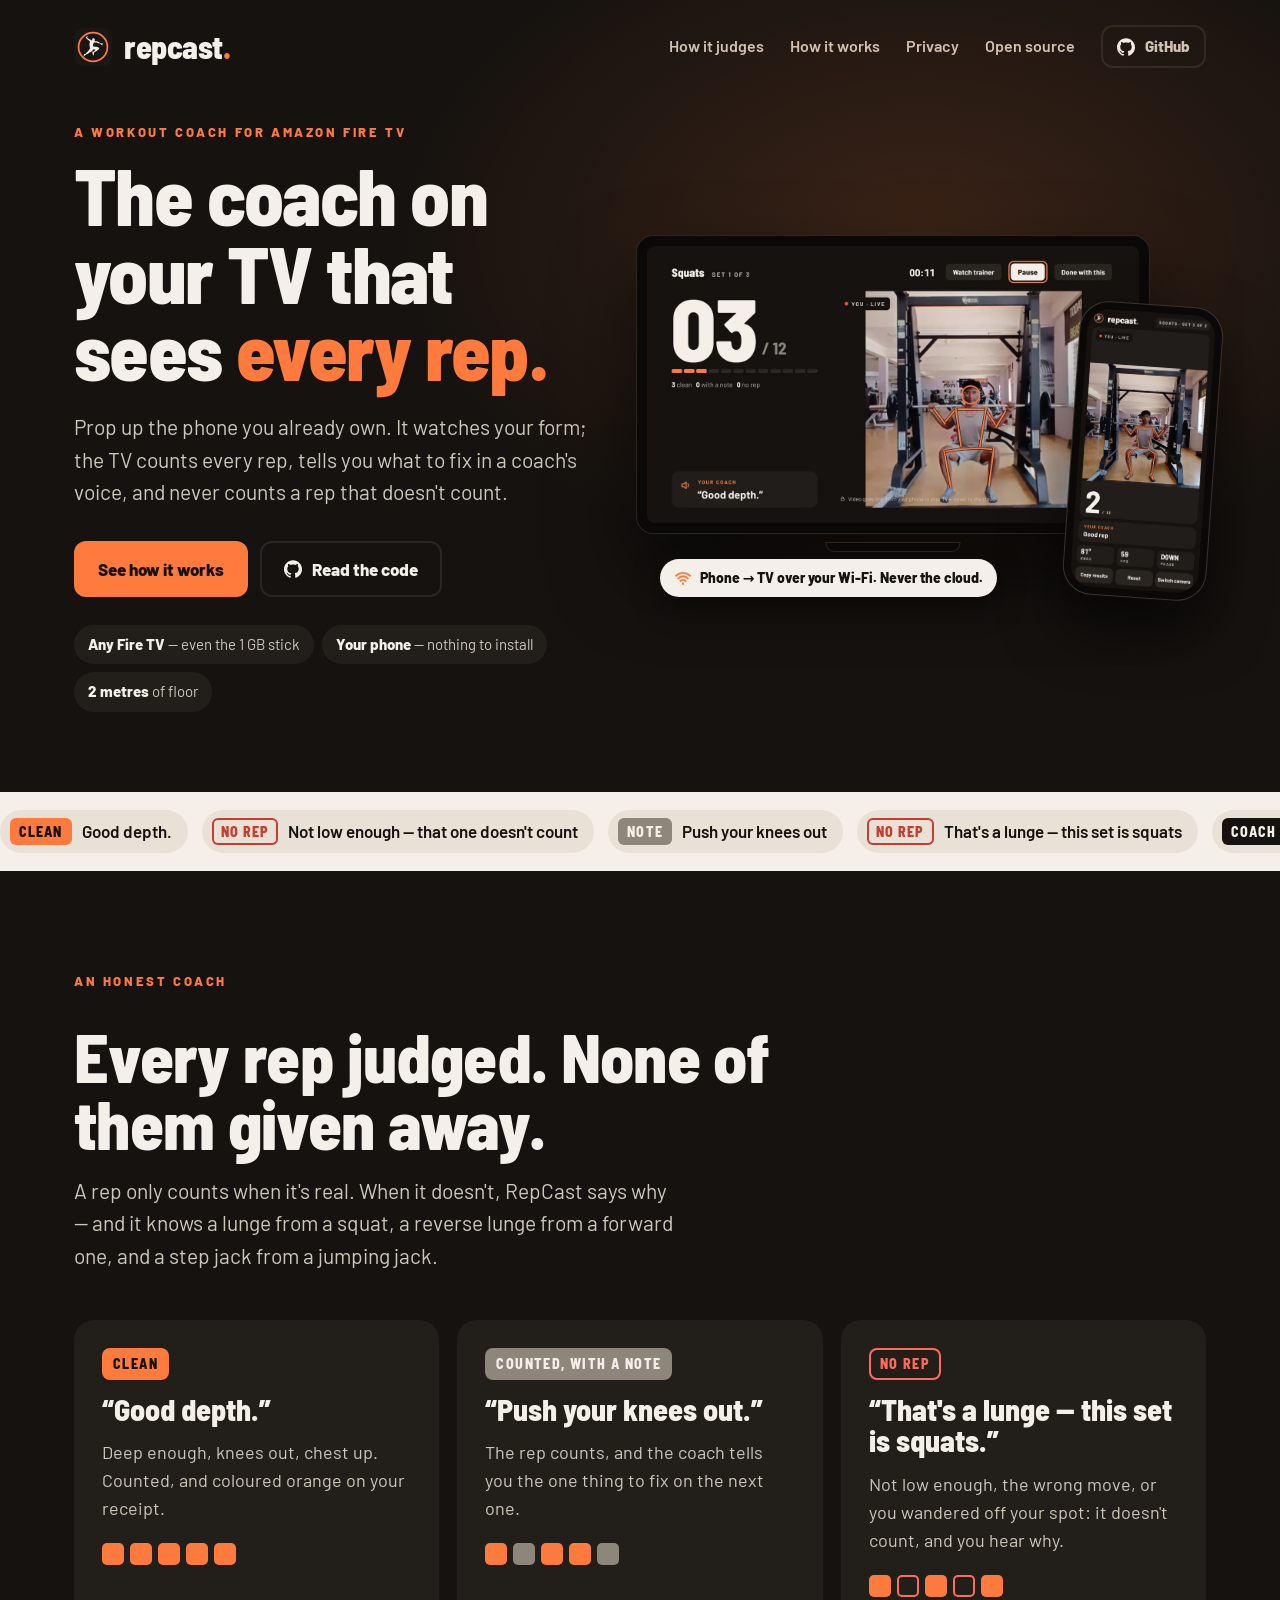
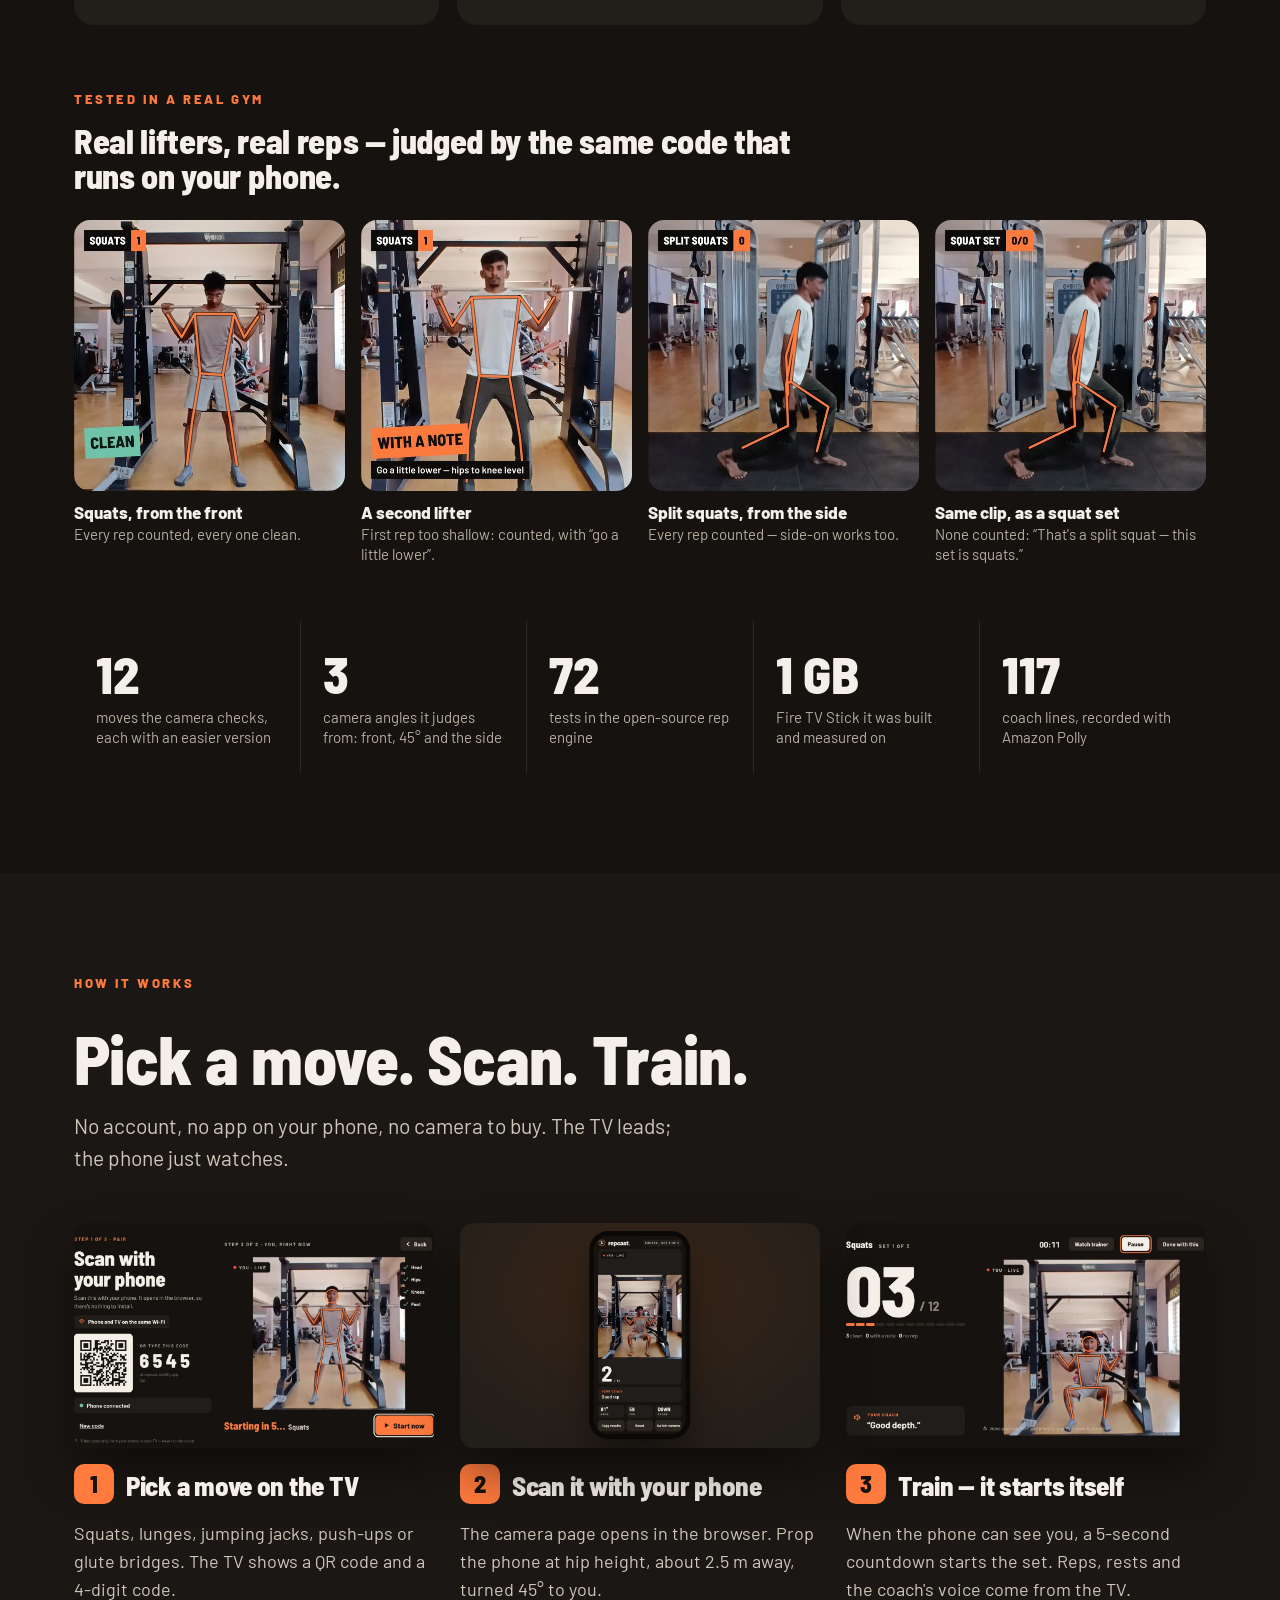
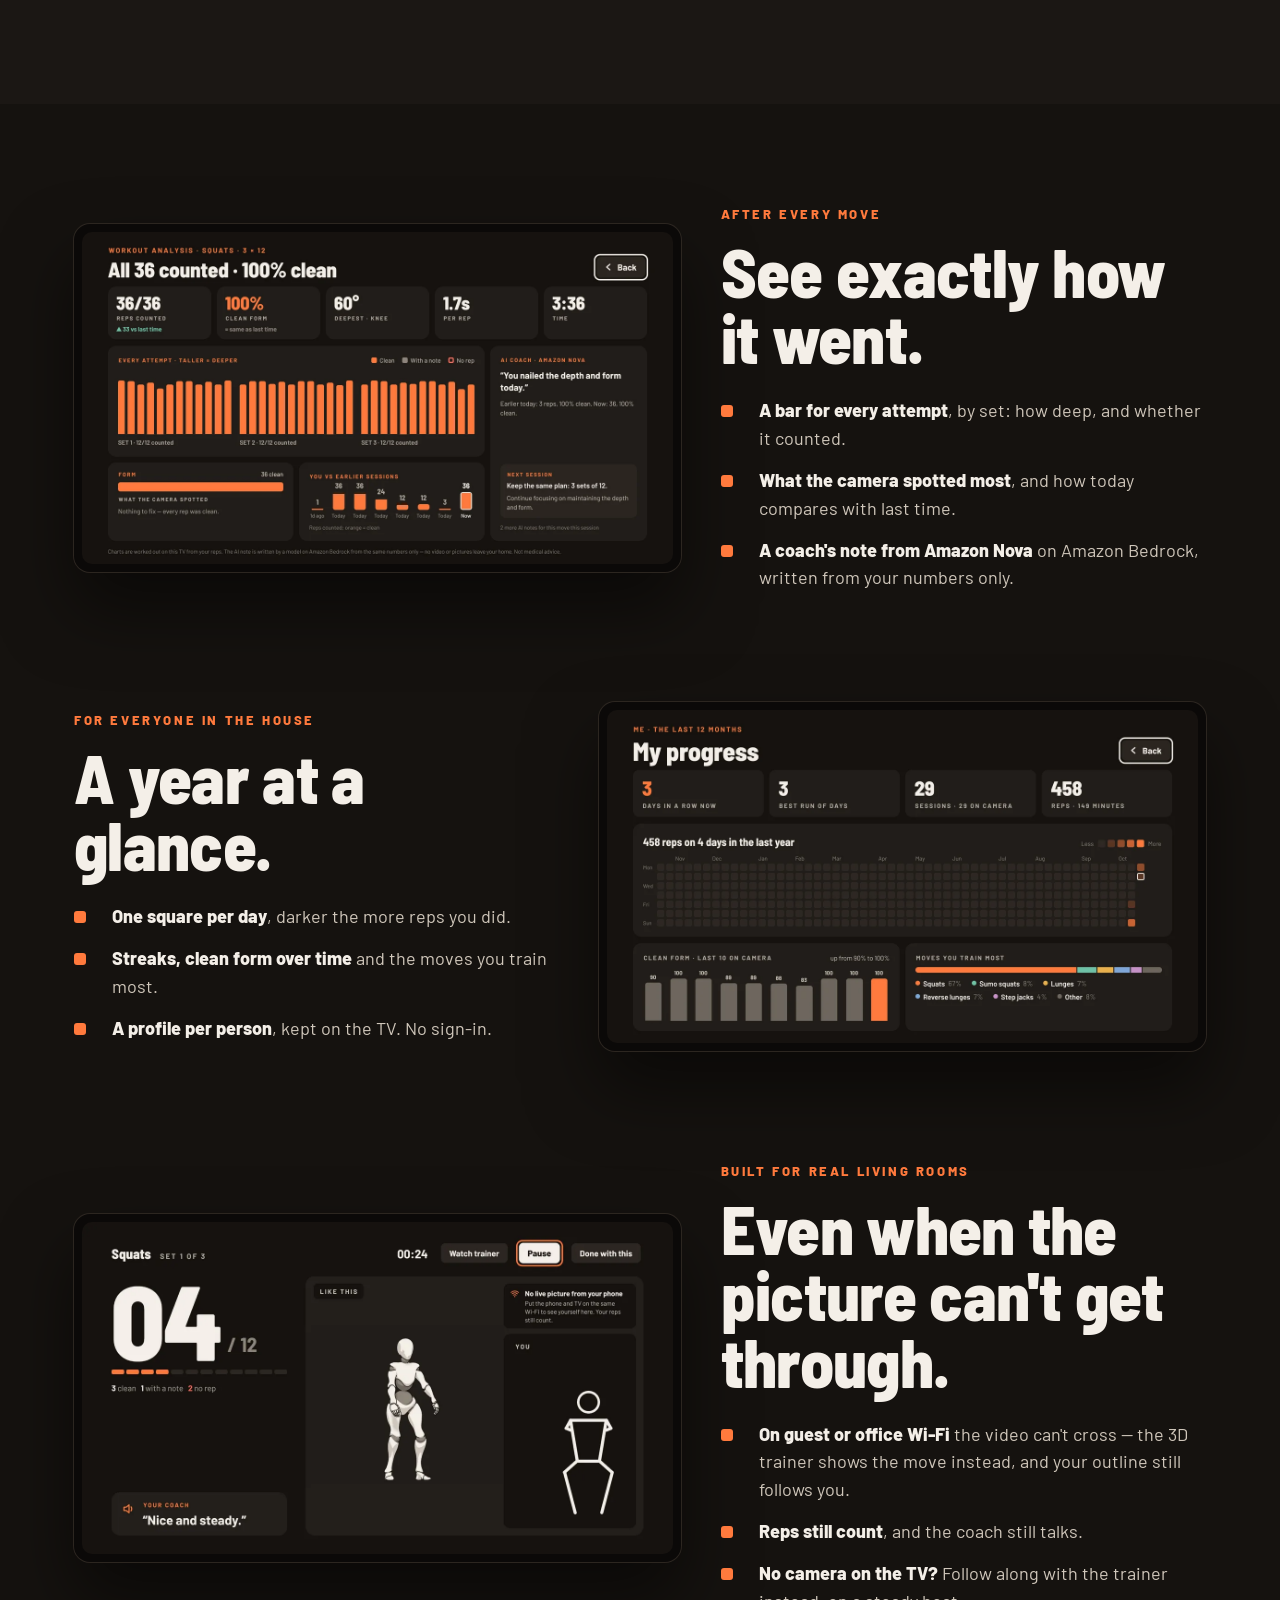
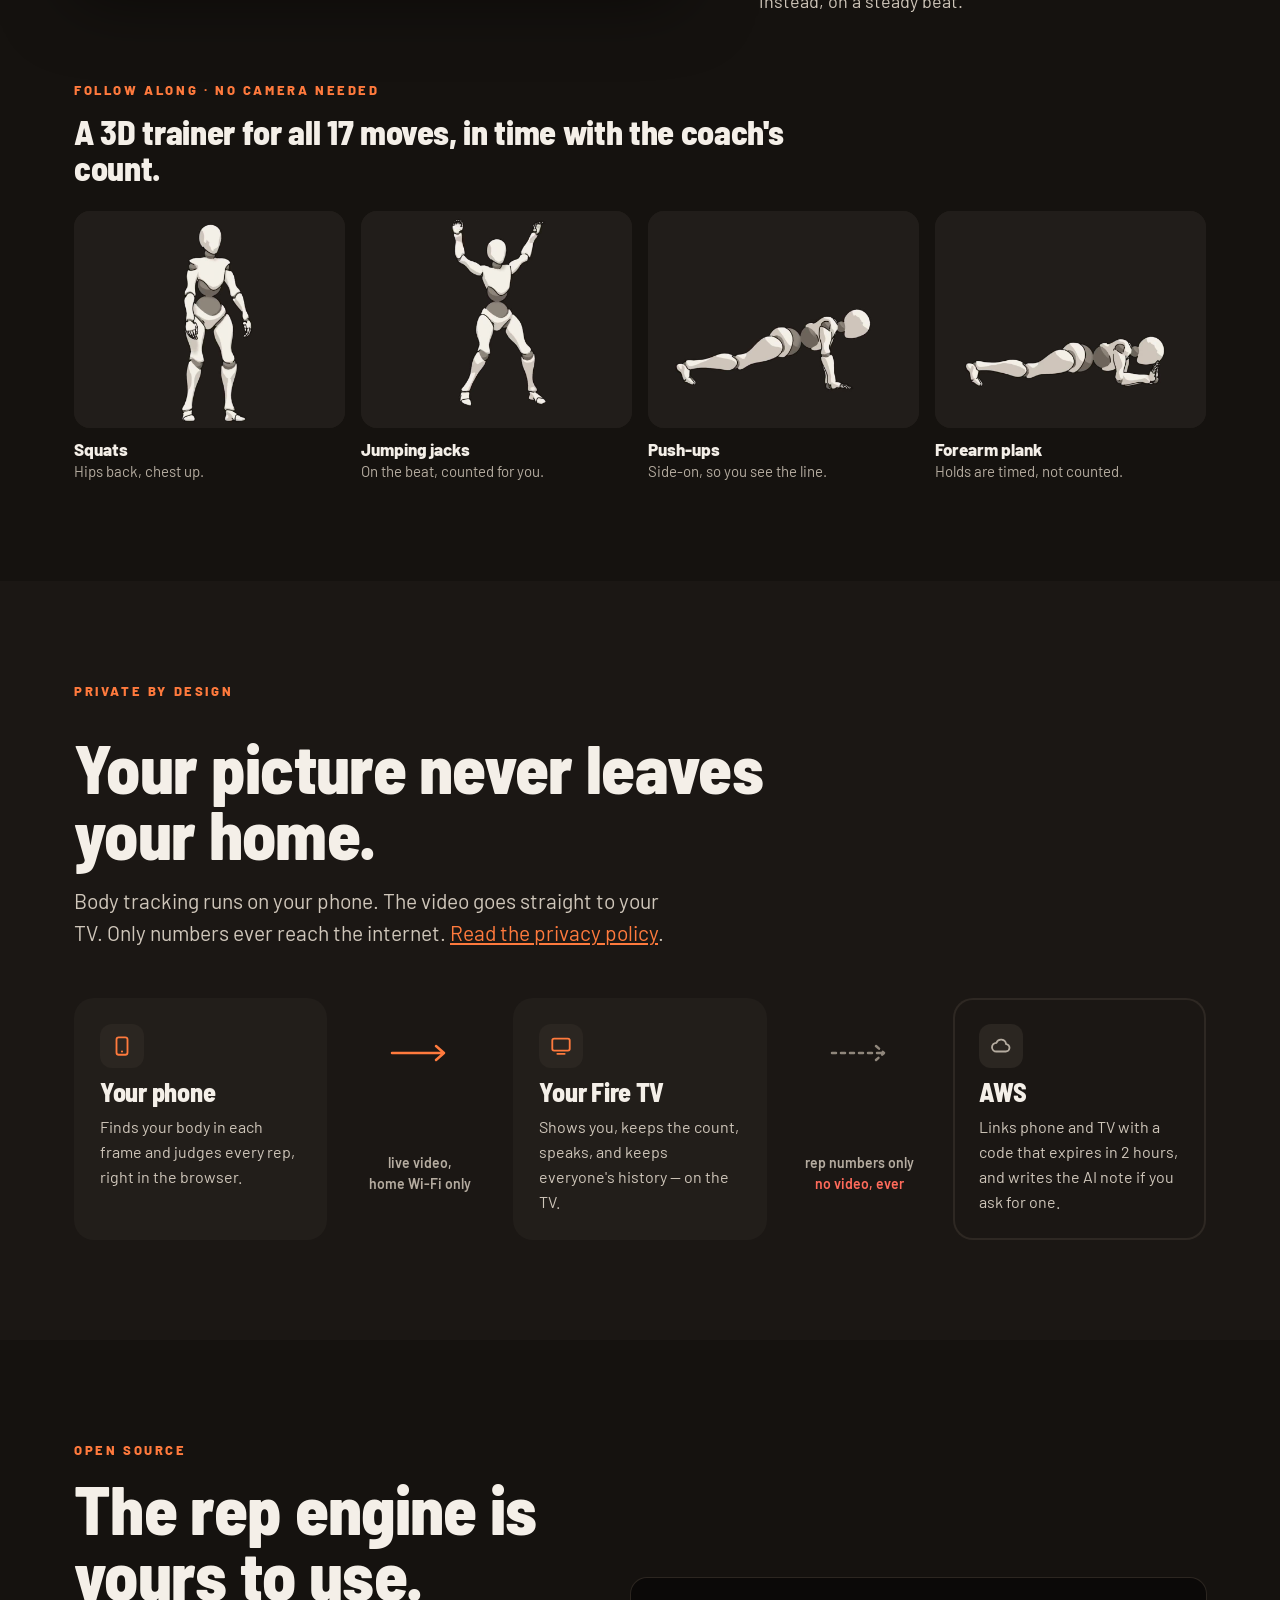
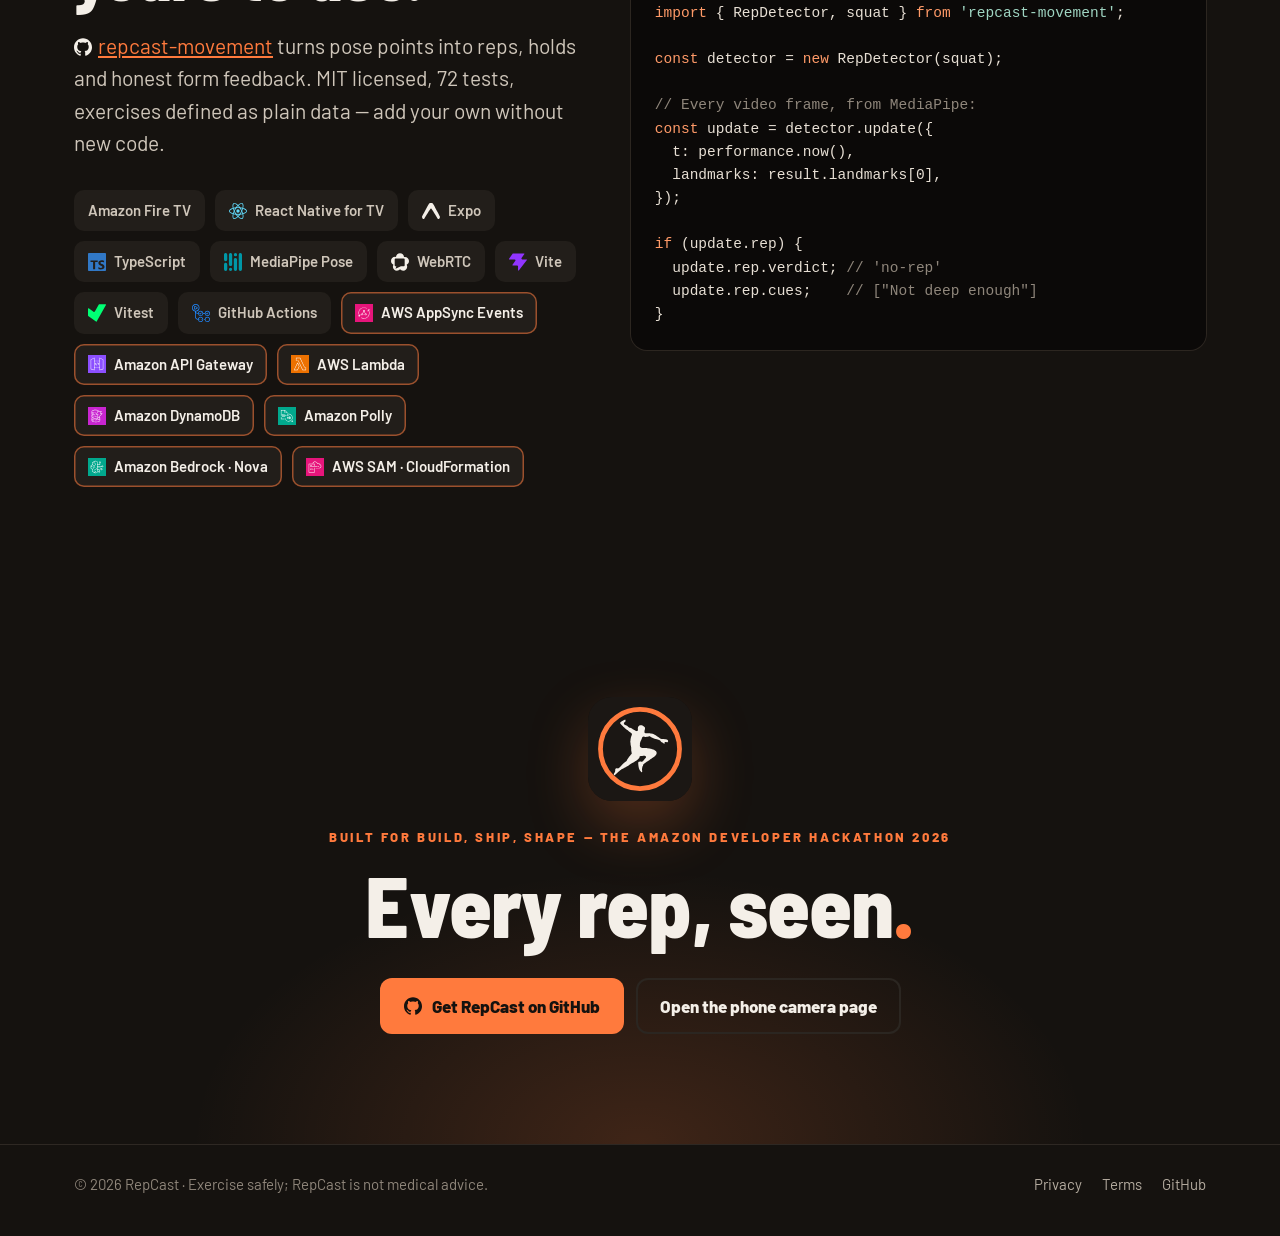
<file: index.html>
<!doctype html>
<html lang="en">
<head>
  <meta charset="utf-8">
  <meta name="viewport" content="width=device-width, initial-scale=1">
  <title>RepCast — the coach on your Fire TV that sees every rep</title>
  <meta name="description" content="RepCast is a workout coach for Amazon Fire TV. Prop up the phone you already own: it watches your form, and the TV counts every rep, says what to fix, and never counts a rep that doesn't count.">
  <meta property="og:title" content="RepCast — the coach on your TV that sees every rep">
  <meta property="og:description" content="A Fire TV fitness coach that checks every rep through the phone you already own. Video never leaves your home.">
  <meta property="og:image" content="https://repcast.netlify.app/assets/img/og.png">
  <meta property="og:type" content="website">
  <meta name="theme-color" content="#15120F">
  <link rel="icon" type="image/png" href="assets/img/favicon.png">
  <link rel="apple-touch-icon" href="assets/img/apple-touch-icon.png">
  <link rel="stylesheet" href="assets/home.css">
</head>
<body>
  <header class="wrap top">
    <a class="wordmark" href="/"><img src="assets/img/mark.svg" width="38" height="38" alt=""><span class="word">repcast<span>.</span></span></a>
    <nav class="nav" aria-label="Main">
      <a href="#honest">How it judges</a>
      <a href="#how">How it works</a>
      <a href="#privacy">Privacy</a>
      <a href="#open-source">Open source</a>
      <a class="btn btn-ghost" href="https://github.com/Mallikarjuntr/repcast-tv-app"><img src="assets/img/logos/github.svg" width="18" height="18" alt="">GitHub</a>
    </nav>
  </header>

  <main>
    <div class="hero">
      <div class="wrap">
        <div>
          <p class="kicker">A workout coach for Amazon Fire TV</p>
          <h1>The coach on your TV that sees <em>every rep.</em></h1>
          <p class="lead">Prop up the phone you already own. It watches your form; the TV counts every rep, tells you what to fix in a coach's voice, and never counts a rep that doesn't count.</p>
          <div class="actions">
            <a class="btn btn-primary" href="#how">See how it works</a>
            <a class="btn btn-ghost" href="https://github.com/Mallikarjuntr/repcast-tv-app"><img src="assets/img/logos/github.svg" width="18" height="18" alt="">Read the code</a>
          </div>
          <ul class="needs" aria-label="What you need">
            <li><strong>Any Fire TV</strong> — even the 1 GB stick</li>
            <li><strong>Your phone</strong> — nothing to install</li>
            <li><strong>2 metres</strong> of floor</li>
          </ul>
        </div>
        <div class="devices">
          <div class="tv">
            <img src="assets/img/tv-live-video.webp" width="1280" height="720" alt="RepCast on a Fire TV: live video of a lifter at the bottom of a squat in a gym, an orange skeleton drawn on him, the rep count and the coach's line">
          </div>
          <div class="phone">
            <img src="assets/img/phone-live.webp" width="585" height="1266" alt="The phone camera page: the same lifter at the bottom of a squat with the skeleton, 6 of 12, knee at 70°, and “Good rep”.">
          </div>
          <span class="link-tag">
            <svg width="18" height="18" viewBox="0 0 24 24" aria-hidden="true"><path d="M2.5 9C8 4 16 4 21.5 9M5.5 12.5C9.5 9 14.5 9 18.5 12.5M8.5 16c2-1.7 5-1.7 7 0" fill="none" stroke="#FF7A3D" stroke-width="2.4" stroke-linecap="round"/><circle cx="12" cy="19.5" r="1.6" fill="#FF7A3D"/></svg>
            Phone → TV over your Wi-Fi. Never the cloud.
          </span>
        </div>
      </div>
    </div>

    <div class="ticker" aria-label="Things RepCast's coach says">
      <div class="ticker-track">
        <span class="verdict v-clean"><b>Clean</b> Good depth.</span>
        <span class="verdict v-no"><b>No rep</b> Not low enough — that one doesn't count</span>
        <span class="verdict v-note"><b>Note</b> Push your knees out</span>
        <span class="verdict v-no"><b>No rep</b> That's a lunge — this set is squats</span>
        <span class="verdict v-guide"><b>Coach</b> Step back a little, so I can see all of you.</span>
        <span class="verdict v-no"><b>No rep</b> Feet wider — this set is sumo squats</span>
        <span class="verdict v-clean"><b>Clean</b> That's it — smooth.</span>
        <span class="verdict v-no"><b>No rep</b> That was a full squat — this set is half squats</span>
        <span class="verdict v-note"><b>Note</b> Chest up the whole way down</span>
        <span class="verdict v-guide"><b>Coach</b> Rest. Next: squats, set 2.</span>
        <span class="verdict v-clean" aria-hidden="true"><b>Clean</b> Good depth.</span>
        <span class="verdict v-no" aria-hidden="true"><b>No rep</b> Not low enough — that one doesn't count</span>
        <span class="verdict v-note" aria-hidden="true"><b>Note</b> Push your knees out</span>
        <span class="verdict v-no" aria-hidden="true"><b>No rep</b> That's a lunge — this set is squats</span>
        <span class="verdict v-guide" aria-hidden="true"><b>Coach</b> Step back a little, so I can see all of you.</span>
        <span class="verdict v-no" aria-hidden="true"><b>No rep</b> Feet wider — this set is sumo squats</span>
        <span class="verdict v-clean" aria-hidden="true"><b>Clean</b> That's it — smooth.</span>
        <span class="verdict v-no" aria-hidden="true"><b>No rep</b> That was a full squat — this set is half squats</span>
        <span class="verdict v-note" aria-hidden="true"><b>Note</b> Chest up the whole way down</span>
        <span class="verdict v-guide" aria-hidden="true"><b>Coach</b> Rest. Next: squats, set 2.</span>
      </div>
    </div>

    <section id="honest">
      <div class="wrap">
        <div class="section-head">
          <p class="kicker">An honest coach</p>
          <h2>Every rep judged. None of them given away.</h2>
          <p class="lead">A rep only counts when it's real. When it doesn't, RepCast says why — and it knows a lunge from a squat, a reverse lunge from a forward one, and a step jack from a jumping jack.</p>
        </div>
        <div class="verdicts">
          <div class="vcard clean">
            <span class="chip">Clean</span>
            <q>Good depth.</q>
            <p>Deep enough, knees out, chest up. Counted, and coloured orange on your receipt.</p>
            <div class="reps" aria-hidden="true"><i></i><i></i><i></i><i></i><i></i></div>
          </div>
          <div class="vcard note">
            <span class="chip">Counted, with a note</span>
            <q>Push your knees out.</q>
            <p>The rep counts, and the coach tells you the one thing to fix on the next one.</p>
            <div class="reps" aria-hidden="true"><i></i><i class="n"></i><i></i><i></i><i class="n"></i></div>
          </div>
          <div class="vcard no">
            <span class="chip">No rep</span>
            <q>That's a lunge — this set is squats.</q>
            <p>Not low enough, the wrong move, or you wandered off your spot: it doesn't count, and you hear why.</p>
            <div class="reps" aria-hidden="true"><i></i><i class="x"></i><i></i><i class="x"></i><i></i></div>
          </div>
        </div>
        <div class="gym">
          <div class="gym-head">
            <p class="kicker">Tested in a real gym</p>
            <h3>Real lifters, real reps — judged by the same code that runs on your phone.</h3>
          </div>
          <div class="gym-grid">
            <figure><video src="assets/video/gym-squats-front.mp4" poster="assets/video/gym-squats-front.jpg" width="540" height="540" autoplay muted loop playsinline preload="metadata" aria-label="A lifter squatting at a Smith machine, filmed from the front, with the skeleton and count."></video><figcaption><strong>Squats, from the front</strong>Every rep counted, every one clean.</figcaption></figure>
            <figure><video src="assets/video/gym-squats-note.mp4" poster="assets/video/gym-squats-note.jpg" width="540" height="540" autoplay muted loop playsinline preload="metadata" aria-label="A second lifter squatting; the first rep is marked with a note to go lower."></video><figcaption><strong>A second lifter</strong>First rep too shallow: counted, with “go a little lower”.</figcaption></figure>
            <figure><video src="assets/video/gym-split-side.mp4" poster="assets/video/gym-split-side.jpg" width="540" height="540" autoplay muted loop playsinline preload="metadata" aria-label="Split squats with dumbbells, filmed from the side, each rep marked clean."></video><figcaption><strong>Split squats, from the side</strong>Every rep counted — side-on works too.</figcaption></figure>
            <figure><video src="assets/video/gym-lunge-not-squat.mp4" poster="assets/video/gym-lunge-not-squat.jpg" width="540" height="540" autoplay muted loop playsinline preload="metadata" aria-label="The same split squats judged as a squat set: every rep marked no rep, “That's a split squat”."></video><figcaption><strong>Same clip, as a squat set</strong>None counted: “That's a split squat — this set is squats.”</figcaption></figure>
          </div>
        </div>
        <div class="proof">
          <div><strong>12</strong><span>moves the camera checks, each with an easier version</span></div>
          <div><strong>3</strong><span>camera angles it judges from: front, 45° and the side</span></div>
          <div><strong>72</strong><span>tests in the open-source rep engine</span></div>
          <div><strong>1 GB</strong><span>Fire TV Stick it was built and measured on</span></div>
          <div><strong>117</strong><span>coach lines, recorded with Amazon Polly</span></div>
        </div>
      </div>
    </section>

    <section id="how" class="alt">
      <div class="wrap">
        <div class="section-head">
          <p class="kicker">How it works</p>
          <h2>Pick a move. Scan. Train.</h2>
          <p class="lead">No account, no app on your phone, no camera to buy. The TV leads; the phone just watches.</p>
        </div>
        <div class="steps">
          <div class="step">
            <div class="shot"><img src="assets/img/tv-pair-2.webp" width="1280" height="720" loading="lazy" alt="The TV's pairing screen: a QR code and a 4-digit code, the phone connected, the live picture with head, hips, knees and feet ticked, and the set about to start."></div>
            <h3>Pick a move on the TV</h3>
            <p>Squats, lunges, jumping jacks, push-ups or glute bridges. The TV shows a QR code and a 4-digit code.</p>
          </div>
          <div class="step">
            <div class="shot phone-shot"><img src="assets/img/phone-live.webp" width="585" height="1266" loading="lazy" alt="The phone page tracking a squat."></div>
            <h3>Scan it with your phone</h3>
            <p>The camera page opens in the browser. Prop the phone at hip height, about 2.5 m away, turned 45° to you.</p>
          </div>
          <div class="step">
            <div class="shot"><img src="assets/img/tv-live-video.webp" width="1280" height="720" loading="lazy" alt="The live set on the TV with the person's video and skeleton."></div>
            <h3>Train — it starts itself</h3>
            <p>When the phone can see you, a 5-second countdown starts the set. Reps, rests and the coach's voice come from the TV.</p>
          </div>
        </div>
      </div>
    </section>

    <section>
      <div class="wrap">
        <div class="feature">
          <div class="frame"><img src="assets/img/tv-analysis.webp" width="1280" height="720" loading="lazy" alt="Workout analysis on the TV: all 36 counted, 100% clean, deepest knee angle 60°, a bar for every attempt, form breakdown, a trend against earlier sessions and Amazon Nova's coach note."></div>
          <div>
            <p class="kicker">After every move</p>
            <h2>See exactly how it went.</h2>
            <ul class="points">
              <li><span><strong>A bar for every attempt</strong>, by set: how deep, and whether it counted.</span></li>
              <li><span><strong>What the camera spotted most</strong>, and how today compares with last time.</span></li>
              <li><span><strong>A coach's note from Amazon Nova</strong> on Amazon Bedrock, written from your numbers only.</span></li>
            </ul>
          </div>
        </div>
        <div class="feature flip">
          <div class="frame"><img src="assets/img/tv-progress.webp" width="1280" height="720" loading="lazy" alt="Progress on the TV: a year of training as a calendar of squares, streaks, clean-form trend and the moves trained most."></div>
          <div>
            <p class="kicker">For everyone in the house</p>
            <h2>A year at a glance.</h2>
            <ul class="points">
              <li><span><strong>One square per day</strong>, darker the more reps you did.</span></li>
              <li><span><strong>Streaks, clean form over time</strong> and the moves you train most.</span></li>
              <li><span><strong>A profile per person</strong>, kept on the TV. No sign-in.</span></li>
            </ul>
          </div>
        </div>
        <div class="feature">
          <div class="frame"><img src="assets/img/tv-fallback.webp" width="1280" height="720" loading="lazy" alt="When the live picture can't reach the TV: the 3D trainer shows the move, a notice explains the phone and TV need the same Wi-Fi, and the person's outline is shown in a corner."></div>
          <div>
            <p class="kicker">Built for real living rooms</p>
            <h2>Even when the picture can't get through.</h2>
            <ul class="points">
              <li><span><strong>On guest or office Wi-Fi</strong> the video can't cross — the 3D trainer shows the move instead, and your outline still follows you.</span></li>
              <li><span><strong>Reps still count</strong>, and the coach still talks.</span></li>
              <li><span><strong>No camera on the TV?</strong> Follow along with the trainer instead, on a steady beat.</span></li>
            </ul>
          </div>
        </div>
        <div class="gym trainers">
          <div class="gym-head">
            <p class="kicker">Follow along · no camera needed</p>
            <h3>A 3D trainer for all 17 moves, in time with the coach's count.</h3>
          </div>
          <div class="gym-grid">
            <figure><video src="assets/video/trainer-squat.mp4" poster="assets/video/trainer-squat.jpg" width="960" height="768" autoplay muted loop playsinline preload="metadata" aria-label="A 3D trainer doing a squat: hips back, down to knee level and up again."></video><figcaption><strong>Squats</strong>Hips back, chest up.</figcaption></figure>
            <figure><video src="assets/video/trainer-jumping-jack.mp4" poster="assets/video/trainer-jumping-jack.jpg" width="960" height="768" autoplay muted loop playsinline preload="metadata" aria-label="A 3D trainer doing a jumping jack, arms and feet out and back in."></video><figcaption><strong>Jumping jacks</strong>On the beat, counted for you.</figcaption></figure>
            <figure><video src="assets/video/trainer-push-up.mp4" poster="assets/video/trainer-push-up.jpg" width="960" height="768" autoplay muted loop playsinline preload="metadata" aria-label="A 3D trainer doing a push-up, seen from the side."></video><figcaption><strong>Push-ups</strong>Side-on, so you see the line.</figcaption></figure>
            <figure><video src="assets/video/trainer-forearm-plank.mp4" poster="assets/video/trainer-forearm-plank.jpg" width="960" height="768" autoplay muted loop playsinline preload="metadata" aria-label="A 3D trainer holding a forearm plank, breathing."></video><figcaption><strong>Forearm plank</strong>Holds are timed, not counted.</figcaption></figure>
          </div>
        </div>
      </div>
    </section>

    <section id="privacy" class="alt">
      <div class="wrap">
        <div class="section-head">
          <p class="kicker">Private by design</p>
          <h2>Your picture never leaves your home.</h2>
          <p class="lead">Body tracking runs on your phone. The video goes straight to your TV. Only numbers ever reach the internet. <a href="privacy.html">Read the privacy policy</a>.</p>
        </div>
        <div class="flow">
          <div class="node">
            <span class="ico"><svg width="22" height="22" viewBox="0 0 24 24" aria-hidden="true"><rect x="6" y="2.5" width="12" height="19" rx="2.5" fill="none" stroke="#FF7A3D" stroke-width="2"/><circle cx="12" cy="18" r="1.2" fill="#FF7A3D"/></svg></span>
            <h3>Your phone</h3>
            <p>Finds your body in each frame and judges every rep, right in the browser.</p>
          </div>
          <div class="arrow">
            <svg width="60" height="20" viewBox="0 0 60 20" aria-hidden="true"><path d="M2 10H54M46 3l8 7-8 7" fill="none" stroke="#FF7A3D" stroke-width="2.5" stroke-linecap="round" stroke-linejoin="round"/></svg>
            <span>live video,<br>home Wi-Fi only</span>
          </div>
          <div class="node">
            <span class="ico"><svg width="22" height="22" viewBox="0 0 24 24" aria-hidden="true"><rect x="2.5" y="4" width="19" height="13" rx="2" fill="none" stroke="#FF7A3D" stroke-width="2"/><path d="M8 20.5h8" stroke="#FF7A3D" stroke-width="2" stroke-linecap="round"/></svg></span>
            <h3>Your Fire TV</h3>
            <p>Shows you, keeps the count, speaks, and keeps everyone's history — on the TV.</p>
          </div>
          <div class="arrow">
            <svg width="60" height="20" viewBox="0 0 60 20" aria-hidden="true"><path d="M2 10H54M46 3l8 7-8 7" fill="none" stroke="#8F867B" stroke-width="2.5" stroke-linecap="round" stroke-linejoin="round" stroke-dasharray="4 5"/></svg>
            <span>rep numbers only<br><span class="no">no video, ever</span></span>
          </div>
          <div class="node cloud">
            <span class="ico"><svg width="22" height="22" viewBox="0 0 24 24" aria-hidden="true"><path d="M7 18h10a4 4 0 0 0 .5-8 5.5 5.5 0 0 0-10.6-1.5A4.5 4.5 0 0 0 7 18z" fill="none" stroke="#B5ACA0" stroke-width="2" stroke-linejoin="round"/></svg></span>
            <h3>AWS</h3>
            <p>Links phone and TV with a code that expires in 2 hours, and writes the AI note if you ask for one.</p>
          </div>
        </div>
      </div>
    </section>

    <section id="open-source">
      <div class="wrap oss">
        <div>
          <p class="kicker">Open source</p>
          <h2>The rep engine is yours to use.</h2>
          <p class="lead"><a href="https://github.com/Mallikarjuntr/repcast-movement"><img class="inline-logo" src="assets/img/logos/github.svg" width="18" height="18" alt="">repcast-movement</a> turns pose points into reps, holds and honest form feedback. MIT licensed, 72 tests, exercises defined as plain data — add your own without new code.</p>
          <div class="stack">
            <span>Amazon Fire TV</span>
            <span><img src="assets/img/logos/react.svg" width="18" height="18" alt="">React Native for TV</span>
            <span><img src="assets/img/logos/expo.svg" width="18" height="18" alt="">Expo</span>
            <span><img src="assets/img/logos/typescript.svg" width="18" height="18" alt="">TypeScript</span>
            <span><img src="assets/img/logos/mediapipe.svg" width="18" height="18" alt="">MediaPipe Pose</span>
            <span><img src="assets/img/logos/webrtc.svg" width="18" height="18" alt="">WebRTC</span>
            <span><img src="assets/img/logos/vite.svg" width="18" height="18" alt="">Vite</span>
            <span><img src="assets/img/logos/vitest.svg" width="18" height="18" alt="">Vitest</span>
            <span><img src="assets/img/logos/githubactions.svg" width="18" height="18" alt="">GitHub Actions</span>
            <span class="aws"><img src="assets/img/logos/aws-appsync.svg" width="18" height="18" alt="">AWS AppSync Events</span>
            <span class="aws"><img src="assets/img/logos/amazon-api-gateway.svg" width="18" height="18" alt="">Amazon API Gateway</span>
            <span class="aws"><img src="assets/img/logos/aws-lambda.svg" width="18" height="18" alt="">AWS Lambda</span>
            <span class="aws"><img src="assets/img/logos/amazon-dynamodb.svg" width="18" height="18" alt="">Amazon DynamoDB</span>
            <span class="aws"><img src="assets/img/logos/amazon-polly.svg" width="18" height="18" alt="">Amazon Polly</span>
            <span class="aws"><img src="assets/img/logos/amazon-bedrock.svg" width="18" height="18" alt="">Amazon Bedrock · Nova</span>
            <span class="aws"><img src="assets/img/logos/aws-cloudformation.svg" width="18" height="18" alt="">AWS SAM · CloudFormation</span>
          </div>
        </div>
        <pre class="code" aria-label="Using repcast-movement"><code><span class="k">import</span> { RepDetector, squat } <span class="k">from</span> <span class="s">'repcast-movement'</span>;

<span class="k">const</span> detector = <span class="k">new</span> RepDetector(squat);

<span class="c">// Every video frame, from MediaPipe:</span>
<span class="k">const</span> update = detector.update({
  t: performance.now(),
  landmarks: result.landmarks[0],
});

<span class="k">if</span> (update.rep) {
  update.rep.verdict; <span class="c">// 'no-rep'</span>
  update.rep.cues;    <span class="c">// ["Not deep enough"]</span>
}</code></pre>
      </div>
    </section>

    <div class="cta">
      <div class="wrap">
        <img class="cta-mark" src="assets/img/mark.svg" width="104" height="104" alt="">
        <p class="kicker">Built for Build, Ship, Shape — the Amazon Developer Hackathon 2026</p>
        <h2>Every rep, seen<span class="dot">.</span></h2>
        <div class="actions">
          <a class="btn btn-primary" href="https://github.com/Mallikarjuntr/repcast-tv-app"><img src="assets/img/logos/github-dark.svg" width="20" height="20" alt="">Get RepCast on GitHub</a>
          <a class="btn btn-ghost" href="/camera/">Open the phone camera page</a>
        </div>
      </div>
    </div>
  </main>

  <footer class="foot">
    <div class="wrap">
      <span>© 2026 RepCast · Exercise safely; RepCast is not medical advice.</span>
      <nav aria-label="Footer">
        <a href="privacy.html">Privacy</a>
        <a href="terms.html">Terms</a>
        <a href="https://github.com/Mallikarjuntr/repcast-tv-app">GitHub</a>
      </nav>
    </div>
  </footer>
</body>
</html>
</file>
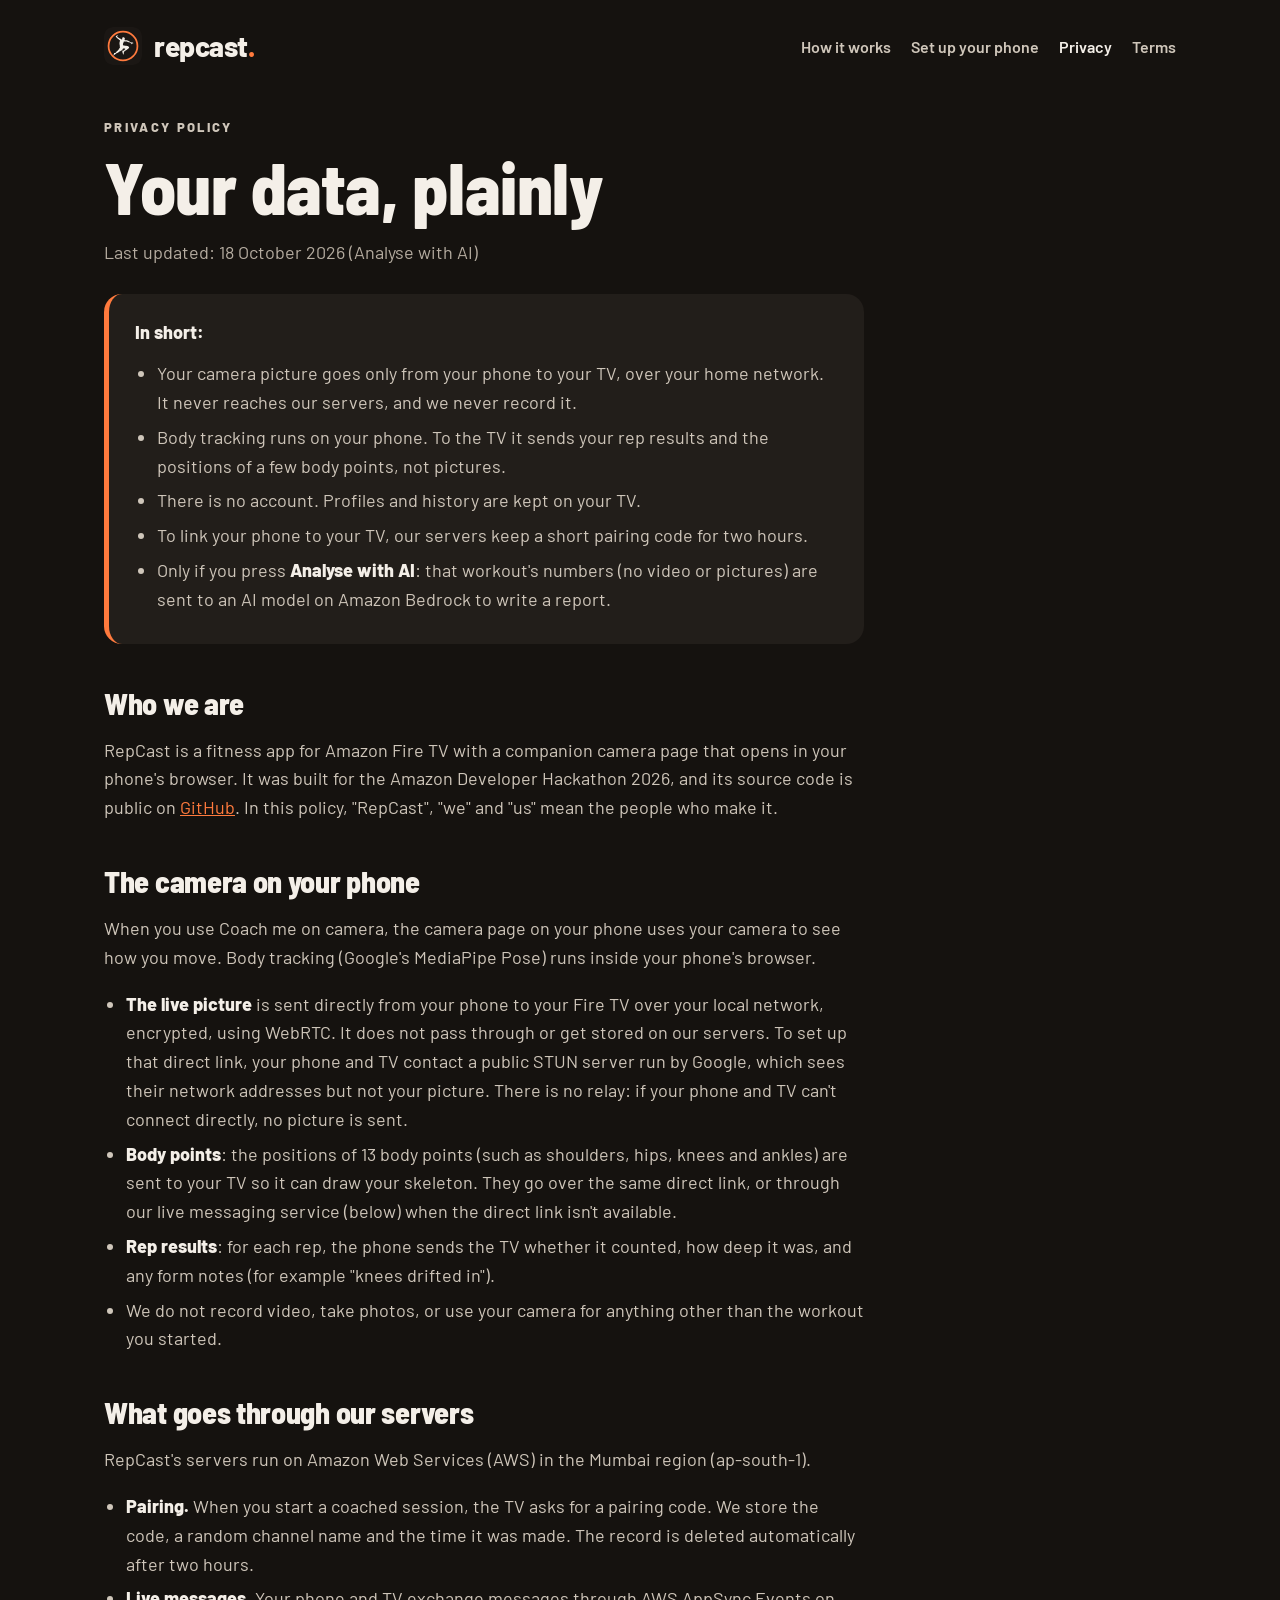
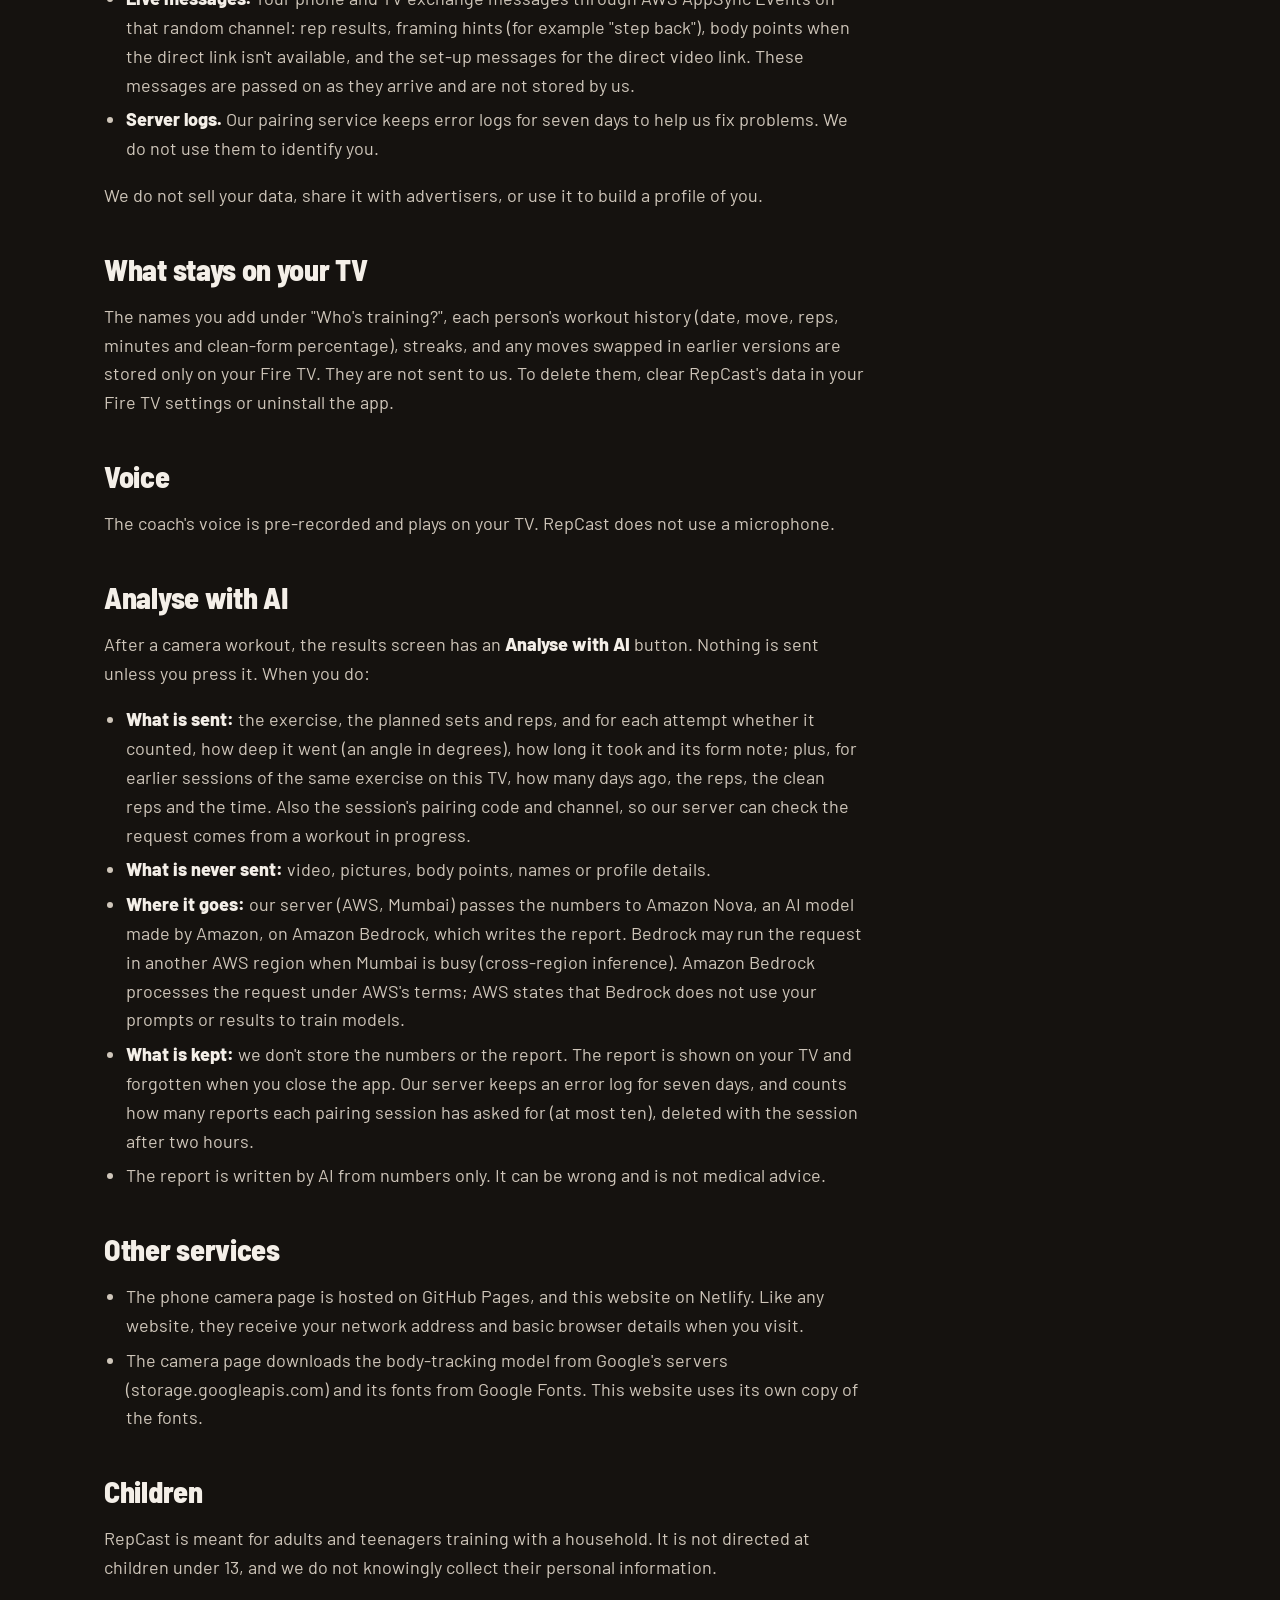
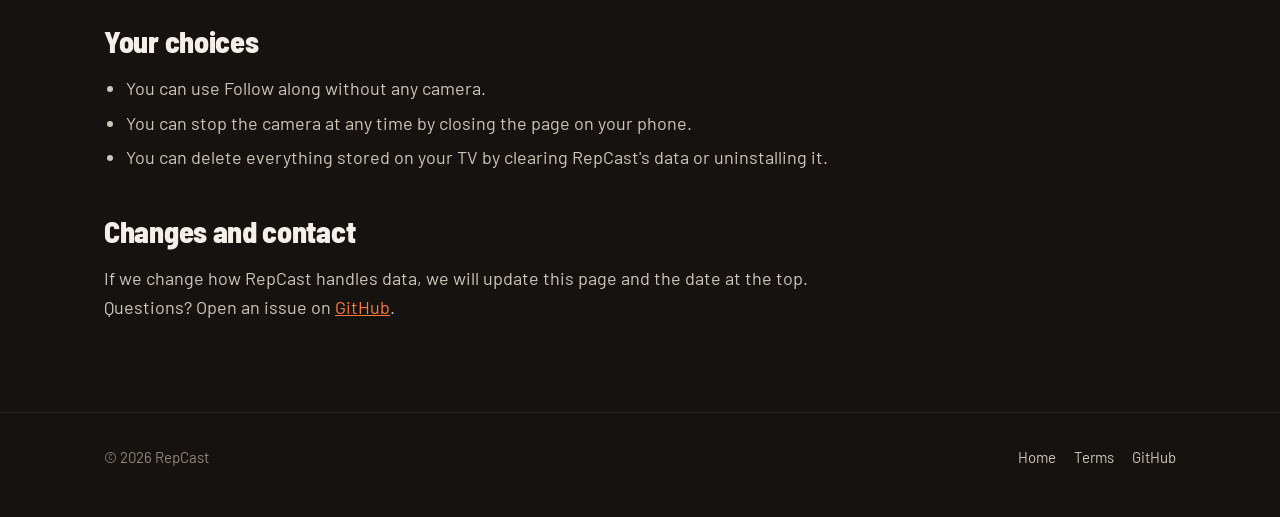
<file: privacy.html>
<!doctype html>
<html lang="en">
<head>
  <meta charset="utf-8">
  <meta name="viewport" content="width=device-width, initial-scale=1">
  <title>Privacy policy — RepCast</title>
  <meta name="description" content="How RepCast handles your camera, your workouts and your data.">
  <meta name="theme-color" content="#15120F">
  <link rel="icon" type="image/png" href="assets/img/favicon.png">
  <link rel="stylesheet" href="assets/site.css">
</head>
<body>
  <header class="wrap top">
    <a class="wordmark" href="/"><img src="assets/img/mark.svg" width="38" height="38" alt=""><span class="word">repcast<span>.</span></span></a>
    <nav class="nav" aria-label="Main">
      <a href="/#how">How it works</a>
      <a href="/#setup">Set up your phone</a>
      <a href="privacy.html" aria-current="page">Privacy</a>
      <a href="terms.html">Terms</a>
    </nav>
  </header>

  <main class="wrap">
    <article class="legal">
      <p class="kicker">Privacy policy</p>
      <h1>Your data, plainly</h1>
      <p class="updated">Last updated: 18 October 2026 (Analyse with AI)</p>

      <div class="summary">
        <p><strong>In short:</strong></p>
        <ul>
          <li>Your camera picture goes only from your phone to your TV, over your home network. It never reaches our servers, and we never record it.</li>
          <li>Body tracking runs on your phone. To the TV it sends your rep results and the positions of a few body points, not pictures.</li>
          <li>There is no account. Profiles and history are kept on your TV.</li>
          <li>To link your phone to your TV, our servers keep a short pairing code for two hours.</li>
          <li>Only if you press <strong>Analyse with AI</strong>: that workout's numbers (no video or pictures) are sent to an AI model on Amazon Bedrock to write a report.</li>
        </ul>
      </div>

      <h2>Who we are</h2>
      <p>RepCast is a fitness app for Amazon Fire TV with a companion camera page that opens in your phone's browser. It was built for the Amazon Developer Hackathon 2026, and its source code is public on <a href="https://github.com/Mallikarjuntr/repcast-tv-app">GitHub</a>. In this policy, "RepCast", "we" and "us" mean the people who make it.</p>

      <h2>The camera on your phone</h2>
      <p>When you use Coach me on camera, the camera page on your phone uses your camera to see how you move. Body tracking (Google's MediaPipe Pose) runs inside your phone's browser.</p>
      <ul>
        <li><strong>The live picture</strong> is sent directly from your phone to your Fire TV over your local network, encrypted, using WebRTC. It does not pass through or get stored on our servers. To set up that direct link, your phone and TV contact a public STUN server run by Google, which sees their network addresses but not your picture. There is no relay: if your phone and TV can't connect directly, no picture is sent.</li>
        <li><strong>Body points</strong>: the positions of 13 body points (such as shoulders, hips, knees and ankles) are sent to your TV so it can draw your skeleton. They go over the same direct link, or through our live messaging service (below) when the direct link isn't available.</li>
        <li><strong>Rep results</strong>: for each rep, the phone sends the TV whether it counted, how deep it was, and any form notes (for example "knees drifted in").</li>
        <li>We do not record video, take photos, or use your camera for anything other than the workout you started.</li>
      </ul>

      <h2>What goes through our servers</h2>
      <p>RepCast's servers run on Amazon Web Services (AWS) in the Mumbai region (ap-south-1).</p>
      <ul>
        <li><strong>Pairing.</strong> When you start a coached session, the TV asks for a pairing code. We store the code, a random channel name and the time it was made. The record is deleted automatically after two hours.</li>
        <li><strong>Live messages.</strong> Your phone and TV exchange messages through AWS AppSync Events on that random channel: rep results, framing hints (for example "step back"), body points when the direct link isn't available, and the set-up messages for the direct video link. These messages are passed on as they arrive and are not stored by us.</li>
        <li><strong>Server logs.</strong> Our pairing service keeps error logs for seven days to help us fix problems. We do not use them to identify you.</li>
      </ul>
      <p>We do not sell your data, share it with advertisers, or use it to build a profile of you.</p>

      <h2>What stays on your TV</h2>
      <p>The names you add under "Who's training?", each person's workout history (date, move, reps, minutes and clean-form percentage), streaks, and any moves swapped in earlier versions are stored only on your Fire TV. They are not sent to us. To delete them, clear RepCast's data in your Fire TV settings or uninstall the app.</p>

      <h2>Voice</h2>
      <p>The coach's voice is pre-recorded and plays on your TV. RepCast does not use a microphone.</p>

      <h2>Analyse with AI</h2>
      <p>After a camera workout, the results screen has an <strong>Analyse with AI</strong> button. Nothing is sent unless you press it. When you do:</p>
      <ul>
        <li><strong>What is sent:</strong> the exercise, the planned sets and reps, and for each attempt whether it counted, how deep it went (an angle in degrees), how long it took and its form note; plus, for earlier sessions of the same exercise on this TV, how many days ago, the reps, the clean reps and the time. Also the session's pairing code and channel, so our server can check the request comes from a workout in progress.</li>
        <li><strong>What is never sent:</strong> video, pictures, body points, names or profile details.</li>
        <li><strong>Where it goes:</strong> our server (AWS, Mumbai) passes the numbers to Amazon Nova, an AI model made by Amazon, on Amazon Bedrock, which writes the report. Bedrock may run the request in another AWS region when Mumbai is busy (cross-region inference). Amazon Bedrock processes the request under AWS's terms; AWS states that Bedrock does not use your prompts or results to train models.</li>
        <li><strong>What is kept:</strong> we don't store the numbers or the report. The report is shown on your TV and forgotten when you close the app. Our server keeps an error log for seven days, and counts how many reports each pairing session has asked for (at most ten), deleted with the session after two hours.</li>
        <li>The report is written by AI from numbers only. It can be wrong and is not medical advice.</li>
      </ul>

      <h2>Other services</h2>
      <ul>
        <li>The phone camera page is hosted on GitHub Pages, and this website on Netlify. Like any website, they receive your network address and basic browser details when you visit.</li>
        <li>The camera page downloads the body-tracking model from Google's servers (storage.googleapis.com) and its fonts from Google Fonts. This website uses its own copy of the fonts.</li>
      </ul>

      <h2>Children</h2>
      <p>RepCast is meant for adults and teenagers training with a household. It is not directed at children under 13, and we do not knowingly collect their personal information.</p>

      <h2>Your choices</h2>
      <ul>
        <li>You can use Follow along without any camera.</li>
        <li>You can stop the camera at any time by closing the page on your phone.</li>
        <li>You can delete everything stored on your TV by clearing RepCast's data or uninstalling it.</li>
      </ul>

      <h2>Changes and contact</h2>
      <p>If we change how RepCast handles data, we will update this page and the date at the top. Questions? Open an issue on <a href="https://github.com/Mallikarjuntr/repcast-tv-app/issues">GitHub</a>.</p>
    </article>
  </main>

  <footer class="foot">
    <div class="wrap">
      <span>© 2026 RepCast</span>
      <nav aria-label="Footer">
        <a href="/">Home</a>
        <a href="terms.html">Terms</a>
        <a href="https://github.com/Mallikarjuntr/repcast-tv-app">GitHub</a>
      </nav>
    </div>
  </footer>
</body>
</html>
</file>
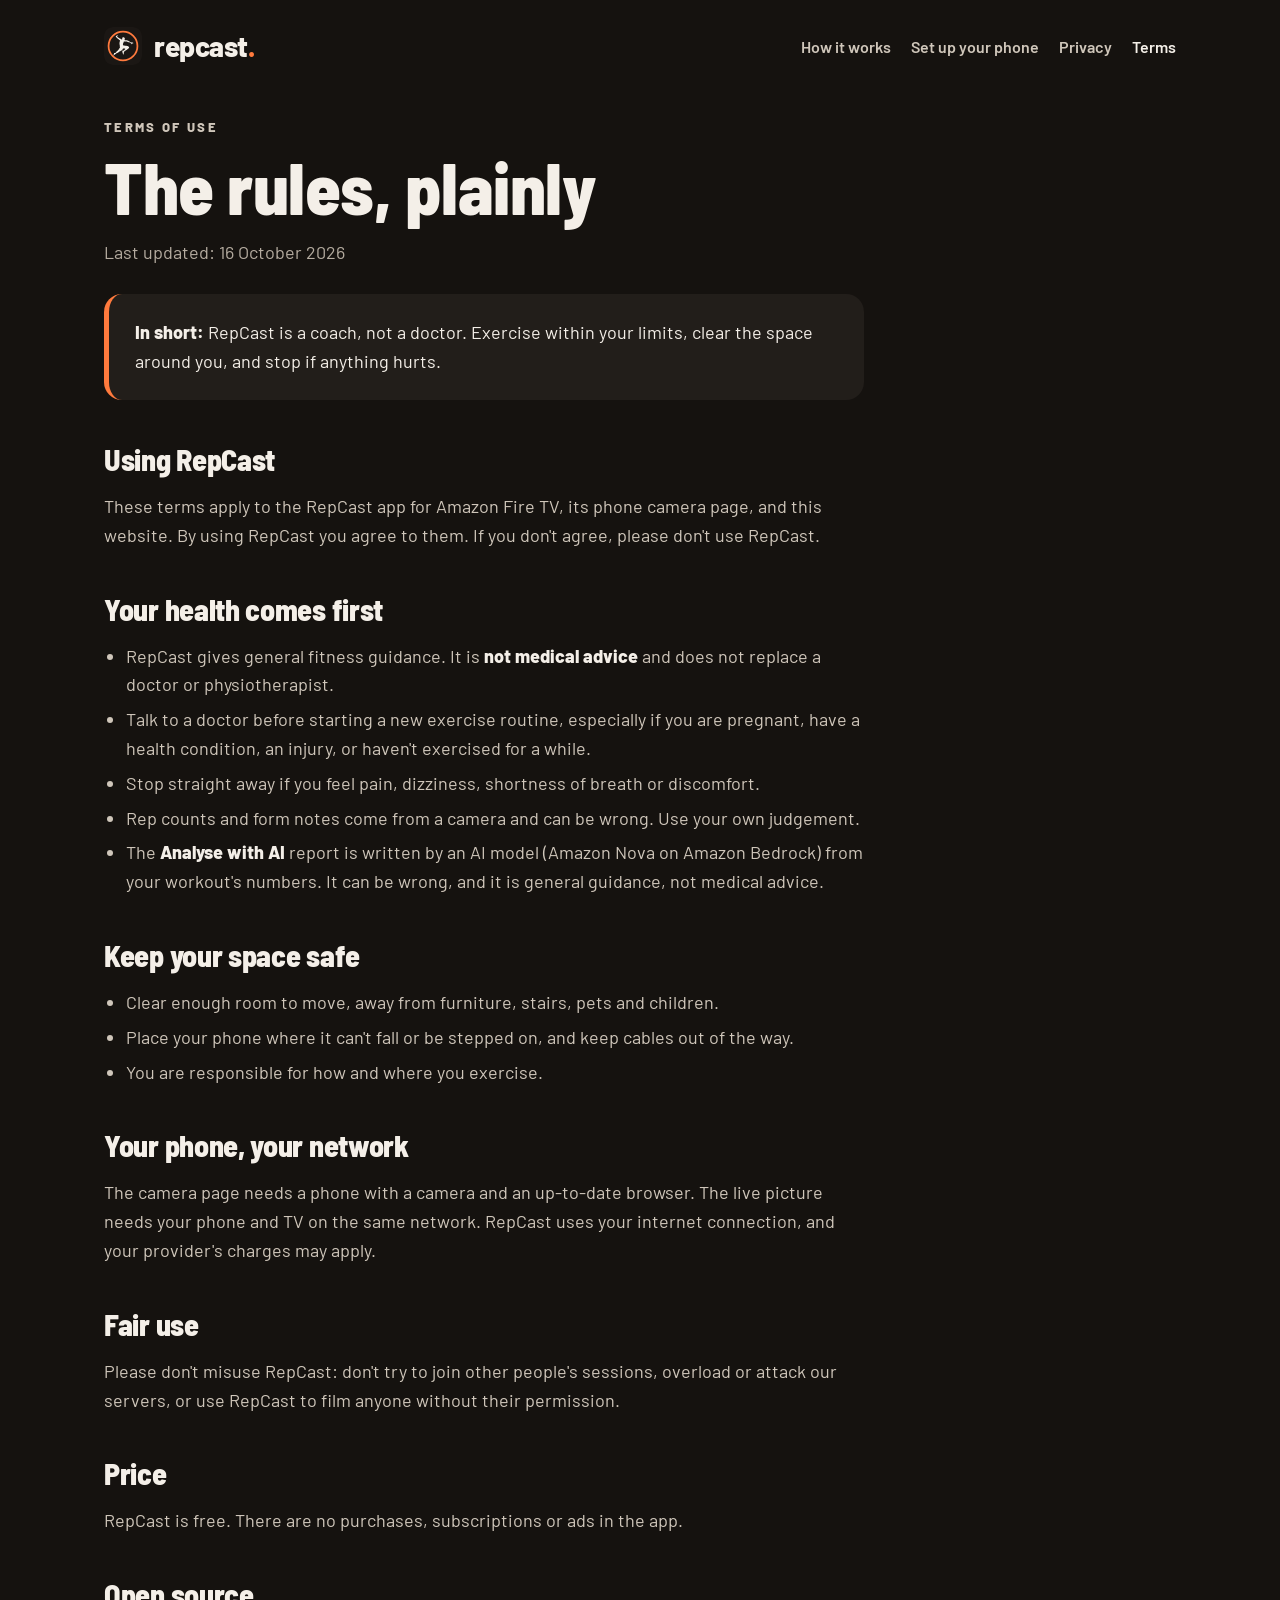
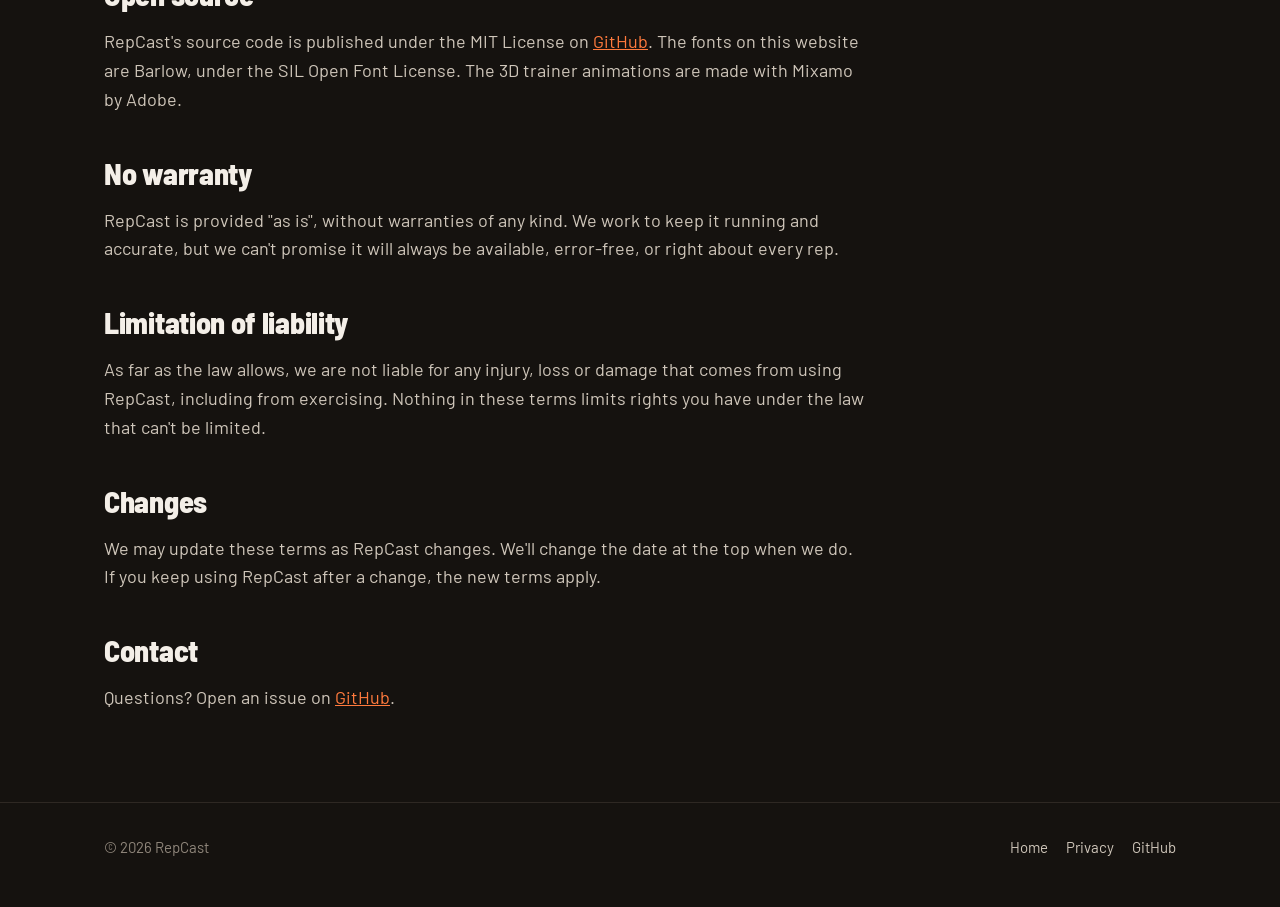
<file: terms.html>
<!doctype html>
<html lang="en">
<head>
  <meta charset="utf-8">
  <meta name="viewport" content="width=device-width, initial-scale=1">
  <title>Terms of use — RepCast</title>
  <meta name="description" content="The terms for using RepCast on Fire TV and its phone camera page.">
  <meta name="theme-color" content="#15120F">
  <link rel="icon" type="image/png" href="assets/img/favicon.png">
  <link rel="stylesheet" href="assets/site.css">
</head>
<body>
  <header class="wrap top">
    <a class="wordmark" href="/"><img src="assets/img/mark.svg" width="38" height="38" alt=""><span class="word">repcast<span>.</span></span></a>
    <nav class="nav" aria-label="Main">
      <a href="/#how">How it works</a>
      <a href="/#setup">Set up your phone</a>
      <a href="privacy.html">Privacy</a>
      <a href="terms.html" aria-current="page">Terms</a>
    </nav>
  </header>

  <main class="wrap">
    <article class="legal">
      <p class="kicker">Terms of use</p>
      <h1>The rules, plainly</h1>
      <p class="updated">Last updated: 16 October 2026</p>

      <div class="summary">
        <p><strong>In short:</strong> RepCast is a coach, not a doctor. Exercise within your limits, clear the space around you, and stop if anything hurts.</p>
      </div>

      <h2>Using RepCast</h2>
      <p>These terms apply to the RepCast app for Amazon Fire TV, its phone camera page, and this website. By using RepCast you agree to them. If you don't agree, please don't use RepCast.</p>

      <h2>Your health comes first</h2>
      <ul>
        <li>RepCast gives general fitness guidance. It is <strong>not medical advice</strong> and does not replace a doctor or physiotherapist.</li>
        <li>Talk to a doctor before starting a new exercise routine, especially if you are pregnant, have a health condition, an injury, or haven't exercised for a while.</li>
        <li>Stop straight away if you feel pain, dizziness, shortness of breath or discomfort.</li>
        <li>Rep counts and form notes come from a camera and can be wrong. Use your own judgement.</li>
        <li>The <strong>Analyse with AI</strong> report is written by an AI model (Amazon Nova on Amazon Bedrock) from your workout's numbers. It can be wrong, and it is general guidance, not medical advice.</li>
      </ul>

      <h2>Keep your space safe</h2>
      <ul>
        <li>Clear enough room to move, away from furniture, stairs, pets and children.</li>
        <li>Place your phone where it can't fall or be stepped on, and keep cables out of the way.</li>
        <li>You are responsible for how and where you exercise.</li>
      </ul>

      <h2>Your phone, your network</h2>
      <p>The camera page needs a phone with a camera and an up-to-date browser. The live picture needs your phone and TV on the same network. RepCast uses your internet connection, and your provider's charges may apply.</p>

      <h2>Fair use</h2>
      <p>Please don't misuse RepCast: don't try to join other people's sessions, overload or attack our servers, or use RepCast to film anyone without their permission.</p>

      <h2>Price</h2>
      <p>RepCast is free. There are no purchases, subscriptions or ads in the app.</p>

      <h2>Open source</h2>
      <p>RepCast's source code is published under the MIT License on <a href="https://github.com/Mallikarjuntr/repcast-tv-app">GitHub</a>. The fonts on this website are Barlow, under the SIL Open Font License. The 3D trainer animations are made with Mixamo by Adobe.</p>

      <h2>No warranty</h2>
      <p>RepCast is provided "as is", without warranties of any kind. We work to keep it running and accurate, but we can't promise it will always be available, error-free, or right about every rep.</p>

      <h2>Limitation of liability</h2>
      <p>As far as the law allows, we are not liable for any injury, loss or damage that comes from using RepCast, including from exercising. Nothing in these terms limits rights you have under the law that can't be limited.</p>

      <h2>Changes</h2>
      <p>We may update these terms as RepCast changes. We'll change the date at the top when we do. If you keep using RepCast after a change, the new terms apply.</p>

      <h2>Contact</h2>
      <p>Questions? Open an issue on <a href="https://github.com/Mallikarjuntr/repcast-tv-app/issues">GitHub</a>.</p>
    </article>
  </main>

  <footer class="foot">
    <div class="wrap">
      <span>© 2026 RepCast</span>
      <nav aria-label="Footer">
        <a href="/">Home</a>
        <a href="privacy.html">Privacy</a>
        <a href="https://github.com/Mallikarjuntr/repcast-tv-app">GitHub</a>
      </nav>
    </div>
  </footer>
</body>
</html>
</file>
<file: assets/home.css>
/* The home page. Same "Studio" palette and Barlow type as the Fire TV app; no scripts (the site's CSP forbids them). */
@font-face { font-family: 'Barlow'; src: url('fonts/Barlow_400Regular.ttf') format('truetype'); font-weight: 400; font-display: swap; }
@font-face { font-family: 'Barlow'; src: url('fonts/Barlow_600SemiBold.ttf') format('truetype'); font-weight: 600; font-display: swap; }
@font-face { font-family: 'Barlow'; src: url('fonts/Barlow_800ExtraBold.ttf') format('truetype'); font-weight: 800; font-display: swap; }
@font-face { font-family: 'Barlow Semi Condensed'; src: url('fonts/BarlowSemiCondensed_800ExtraBold.ttf') format('truetype'); font-weight: 800; font-display: swap; }

:root {
  --bg: #15120f;
  --bg-2: #1b1714;
  --surface: #221e1a;
  --raised: #2b2621;
  --line: #2e2823;
  --text: #f4efe8;
  --soft: #cfc6ba;
  --muted: #b5aca0;
  --faint: #8f867b;
  --accent: #ff7a3d;
  --accent-2: #ff9a68;
  --on-accent: #15120f;
  --good: #6fc3a8;
  --fault: #ff6b5b;
  --cream: #f4efe8;
  --ink: #15120f;
  --max: 1180px;
  --display: 'Barlow Semi Condensed', 'Barlow', system-ui, sans-serif;
}

* { box-sizing: border-box; }
html { -webkit-text-size-adjust: 100%; scroll-behavior: smooth; }
body { margin: 0; background: var(--bg); color: var(--text); font: 400 18px/1.55 'Barlow', system-ui, sans-serif; overflow-x: hidden; }
img { max-width: 100%; height: auto; display: block; }
a { color: var(--accent); }
a:hover { color: var(--accent-2); }
.wrap { max-width: var(--max); margin: 0 auto; padding: 0 24px; }
.kicker { font-weight: 800; font-size: 13px; letter-spacing: 0.2em; text-transform: uppercase; color: var(--accent); margin: 0 0 14px; }
h1, h2, h3 { font-family: var(--display); font-weight: 800; letter-spacing: -0.01em; line-height: 0.98; margin: 0; }
h2 { font-size: clamp(38px, 5.6vw, 68px); }
h3 { font-size: 27px; line-height: 1.05; }
.lead { font-size: clamp(18px, 2vw, 21px); color: var(--soft); max-width: 600px; margin: 22px 0 0; }
.dot { color: var(--accent); }
@media (prefers-reduced-motion: reduce) { html { scroll-behavior: auto; } *, *::before, *::after { animation: none !important; } }

/* Buttons */
.btn { display: inline-flex; align-items: center; gap: 10px; padding: 15px 24px; border-radius: 12px; font-weight: 800; font-size: 17px; text-decoration: none; transition: transform 0.15s ease, background 0.15s ease; }
.btn:hover { transform: translateY(-1px); }
.btn-primary { background: var(--accent); color: var(--on-accent); }
.btn-primary:hover { background: #ff8d58; color: var(--on-accent); }
.btn-ghost { background: transparent; color: var(--text); box-shadow: inset 0 0 0 2px var(--raised); }
.btn-ghost:hover { color: var(--text); box-shadow: inset 0 0 0 2px var(--faint); }

/* Top bar */
.top { display: flex; align-items: center; justify-content: space-between; gap: 16px; padding-top: 22px; padding-bottom: 22px; }
.wordmark { font-family: var(--display); font-weight: 800; font-size: 32px; letter-spacing: -0.5px; color: var(--text); text-decoration: none; display: inline-flex; align-items: center; gap: 12px; }
.wordmark .word span { color: var(--accent); }
.wordmark img { width: 38px; height: 38px; border-radius: 9px; }
.nav { display: flex; align-items: center; flex-wrap: wrap; gap: 6px 26px; font-weight: 600; font-size: 16px; }
.nav a { color: var(--soft); text-decoration: none; }
.nav a:hover { color: var(--text); }
.nav .btn { padding: 10px 16px; font-size: 15px; }
@media (max-width: 760px) { .nav a:not(.btn) { display: none; } }

/* Hero */
.hero { position: relative; padding: 28px 0 80px; }
.hero::before { content: ''; position: absolute; inset: -200px 0 0; background: radial-gradient(60% 55% at 72% 38%, rgba(255, 122, 61, 0.16), transparent 70%); pointer-events: none; }
.hero .wrap { position: relative; display: grid; grid-template-columns: 1fr; gap: 56px; align-items: center; }
@media (min-width: 1000px) { .hero .wrap { grid-template-columns: 0.95fr 1.05fr; gap: 48px; } }
.hero h1 { font-size: clamp(50px, 6.2vw, 82px); letter-spacing: -0.02em; }
.hero h1 em { font-style: normal; color: var(--accent); }
.actions { display: flex; flex-wrap: wrap; gap: 12px; margin-top: 32px; }
.needs { display: flex; flex-wrap: wrap; gap: 8px; list-style: none; padding: 0; margin: 28px 0 0; }
.needs li { background: var(--surface); border-radius: 999px; padding: 8px 14px; font-size: 15px; color: var(--soft); }
.needs strong { color: var(--text); }

/* TV + phone, drawn with CSS around real screenshots. */
.devices { position: relative; padding: 0 0 64px 0; }
.devices .tv { width: 90%; }
.tv { position: relative; border-radius: 16px; padding: 10px; background: #0b0908; box-shadow: 0 0 0 1px #2c2620, 0 40px 80px rgba(0, 0, 0, 0.55); }
.tv img { border-radius: 8px; }
.tv::after { content: ''; position: absolute; left: 50%; bottom: -18px; width: 26%; height: 8px; transform: translateX(-50%); border-radius: 0 0 8px 8px; background: #0b0908; box-shadow: 0 0 0 1px #2c2620; }
.phone { position: absolute; right: -8px; bottom: 0; width: 25%; min-width: 110px; border-radius: 28px; padding: 7px; background: #0b0908; box-shadow: 0 0 0 1px #3a322b, 0 30px 60px rgba(0, 0, 0, 0.6); transform: rotate(4deg); }
.phone img { border-radius: 22px; }
.link-tag { position: absolute; left: 4%; bottom: 0; display: inline-flex; align-items: center; gap: 8px; background: var(--cream); color: var(--ink); font-weight: 800; font-size: 14px; border-radius: 999px; padding: 8px 14px; box-shadow: 0 10px 30px rgba(0, 0, 0, 0.4); white-space: nowrap; }
.link-tag svg { flex: none; }
@media (max-width: 560px) { .phone { width: 32%; right: -4px; } .link-tag { left: 0; font-size: 12px; } }

/* The coach's real lines, scrolling past. */
.ticker { background: var(--cream); color: var(--ink); overflow: hidden; padding: 18px 0; }
.ticker-track { display: flex; gap: 14px; width: max-content; animation: ticker 48s linear infinite; }
.ticker:hover .ticker-track { animation-play-state: paused; }
@keyframes ticker { to { transform: translateX(-50%); } }
.verdict { display: inline-flex; align-items: center; gap: 10px; white-space: nowrap; font-weight: 600; font-size: 17px; padding: 8px 16px 8px 10px; border-radius: 999px; background: #e9e1d6; }
.verdict b { font-family: var(--display); font-size: 14px; letter-spacing: 0.08em; text-transform: uppercase; padding: 3px 9px; border-radius: 6px; }
.v-clean b { background: var(--accent); color: var(--ink); }
.v-note b { background: #8f867b; color: var(--cream); }
.v-no b { background: transparent; color: #c63d2e; box-shadow: inset 0 0 0 2px #c63d2e; }
.v-guide b { background: var(--ink); color: var(--cream); }

/* Sections */
section { padding: 100px 0; }
section.alt { background: var(--bg-2); }
.section-head { display: grid; gap: 18px; max-width: 760px; margin-bottom: 48px; }
.section-head .lead { margin-top: 0; }

/* Honest verdicts */
.verdicts { display: grid; gap: 18px; grid-template-columns: 1fr; }
@media (min-width: 860px) { .verdicts { grid-template-columns: repeat(3, 1fr); } }
.vcard { background: var(--surface); border-radius: 20px; padding: 28px; display: grid; gap: 14px; align-content: start; }
.vcard .chip { justify-self: start; font-family: var(--display); font-weight: 800; letter-spacing: 0.1em; text-transform: uppercase; font-size: 14px; border-radius: 8px; padding: 5px 11px; }
.vcard.clean .chip { background: var(--accent); color: var(--ink); }
.vcard.note .chip { background: var(--faint); color: var(--cream); }
.vcard.no .chip { color: var(--fault); box-shadow: inset 0 0 0 2px var(--fault); }
.vcard q { font-family: var(--display); font-size: 30px; line-height: 1.05; quotes: '“' '”'; }
.vcard p { margin: 0; color: var(--soft); }
.reps { display: flex; gap: 6px; margin-top: 6px; }
.reps i { width: 22px; height: 22px; border-radius: 5px; background: var(--accent); }
.reps i.n { background: var(--faint); }
.reps i.x { background: transparent; box-shadow: inset 0 0 0 2px var(--fault); }

/* Proof numbers */
.gym { margin-top: 64px; }
.gym-head h3 { font-size: clamp(26px, 3vw, 34px); max-width: 760px; }
.gym-grid { display: grid; gap: 16px; grid-template-columns: repeat(2, 1fr); margin-top: 26px; }
@media (min-width: 960px) { .gym-grid { grid-template-columns: repeat(4, 1fr); } }
.gym-grid figure { margin: 0; }
.gym-grid video { display: block; width: 100%; height: auto; aspect-ratio: 1; border-radius: 16px; background: var(--surface); object-fit: cover; }
.gym-grid figcaption { margin-top: 10px; color: var(--muted); font-size: 15px; line-height: 1.35; }
.gym-grid figcaption strong { display: block; color: var(--text); font-size: 17px; }
/* The trainer clips are rendered on the panel colour, 5:4; show them whole. */
.trainers .gym-grid video { aspect-ratio: 5 / 4; object-fit: contain; }
.proof { display: grid; grid-template-columns: repeat(2, 1fr); gap: 1px; background: var(--line); border-radius: 20px; overflow: hidden; margin-top: 56px; }
@media (min-width: 860px) { .proof { grid-template-columns: repeat(5, 1fr); } }
.proof div { background: var(--bg); padding: 26px 22px; }
.proof strong { display: block; font-family: var(--display); font-size: 52px; line-height: 1; color: var(--text); }
.proof span { display: block; margin-top: 8px; color: var(--muted); font-size: 15px; line-height: 1.35; }

/* Steps */
.steps { display: grid; gap: 26px; grid-template-columns: 1fr; counter-reset: step; }
@media (min-width: 900px) { .steps { grid-template-columns: repeat(3, 1fr); } }
.step { display: grid; gap: 16px; align-content: start; }
.step .shot { border-radius: 14px; overflow: hidden; background: var(--surface); box-shadow: 0 24px 50px rgba(0, 0, 0, 0.45); aspect-ratio: 16 / 10; }
.step .shot img { width: 100%; height: 100%; object-fit: cover; object-position: top center; }
.step .shot.phone-shot { position: relative; background: radial-gradient(70% 80% at 50% 30%, #3a2618, var(--surface)); }
.step .shot.phone-shot img { position: absolute; top: 6%; left: 50%; width: auto; height: 88%; transform: translateX(-50%); border-radius: 14px; object-fit: contain; box-shadow: 0 0 0 5px #0b0908, 0 20px 40px rgba(0, 0, 0, 0.5); }
.step h3::before { counter-increment: step; content: counter(step); display: inline-grid; place-items: center; width: 40px; height: 40px; margin-right: 12px; border-radius: 10px; background: var(--accent); color: var(--ink); font-size: 24px; vertical-align: 3px; }
.step p { margin: 0; color: var(--soft); }

/* Feature rows: screenshot + words */
.feature { display: grid; gap: 40px; align-items: center; grid-template-columns: 1fr; }
.feature + .feature { margin-top: 110px; }
@media (min-width: 960px) { .feature { grid-template-columns: 1.25fr 1fr; } .feature.flip { grid-template-columns: 1fr 1.25fr; } .feature.flip .frame { order: 2; } }
.frame { border-radius: 16px; padding: 8px; background: #0b0908; box-shadow: 0 0 0 1px #2c2620, 0 36px 70px rgba(0, 0, 0, 0.5); }
.frame img { border-radius: 10px; }
.points { list-style: none; padding: 0; margin: 26px 0 0; display: grid; gap: 14px; }
.points li { display: grid; grid-template-columns: 26px 1fr; gap: 12px; color: var(--soft); }
.points li::before { content: ''; width: 12px; height: 12px; margin-top: 8px; border-radius: 3px; background: var(--accent); }
.points strong { color: var(--text); }

/* Privacy diagram */
.flow { display: grid; gap: 18px; grid-template-columns: 1fr; align-items: stretch; margin-top: 8px; }
@media (min-width: 900px) { .flow { grid-template-columns: 1fr auto 1fr auto 1fr; } }
.node { background: var(--surface); border-radius: 20px; padding: 26px; display: grid; gap: 10px; align-content: start; }
.node h3 { font-size: 26px; }
.node p { margin: 0; color: var(--soft); font-size: 16px; }
.node .ico { width: 44px; height: 44px; border-radius: 12px; display: grid; place-items: center; background: var(--raised); }
.node.cloud { background: transparent; box-shadow: inset 0 0 0 2px var(--line); }
.arrow { display: grid; place-items: center; gap: 6px; text-align: center; color: var(--muted); font-size: 14px; font-weight: 600; padding: 4px 0; }
.arrow svg { transform: rotate(90deg); }
@media (min-width: 900px) { .arrow svg { transform: none; } .arrow { width: 150px; } }
.arrow .no { color: var(--fault); }

/* Open source + stack */
.oss { display: grid; gap: 34px; grid-template-columns: 1fr; align-items: center; }
@media (min-width: 960px) { .oss { grid-template-columns: 1fr 1.1fr; } }
pre.code { margin: 0; background: #0b0908; border-radius: 16px; padding: 24px; overflow-x: auto; font: 500 14.5px/1.6 ui-monospace, SFMono-Regular, Menlo, Consolas, monospace; color: #e7dfd4; box-shadow: 0 0 0 1px #2c2620; }
pre.code .k { color: #ff9a68; } pre.code .s { color: #9fd5c2; } pre.code .c { color: #8f867b; }
.stack { display: flex; flex-wrap: wrap; gap: 10px; margin-top: 30px; }
.stack span { display: inline-flex; align-items: center; gap: 8px; background: var(--surface); border-radius: 10px; padding: 9px 14px; font-weight: 600; font-size: 15px; color: var(--soft); }
.stack span img, .btn img { display: inline-block; width: 18px; height: 18px; }
.inline-logo { display: inline-block; vertical-align: -2px; margin-right: 6px; }
.stack span.aws { box-shadow: inset 0 0 0 1.5px rgba(255, 122, 61, 0.55); color: var(--text); }

/* Closing call */
.cta { text-align: center; padding: 110px 0; background: radial-gradient(50% 70% at 50% 100%, rgba(255, 122, 61, 0.18), transparent 70%); }
.cta h2 { font-size: clamp(44px, 7vw, 86px); }
.cta-mark { margin: 0 auto 26px; border-radius: 24px; box-shadow: 0 24px 60px rgba(255, 122, 61, 0.25); }
.cta .actions { justify-content: center; }

/* Footer */
.foot { border-top: 1px solid var(--line); padding: 28px 0 40px; color: var(--faint); font-size: 15px; }
.foot .wrap { display: flex; flex-wrap: wrap; gap: 14px 28px; justify-content: space-between; align-items: center; }
.foot nav { display: flex; gap: 20px; }
.foot a { color: var(--muted); text-decoration: none; }
.foot a:hover { color: var(--text); }
</file>
<file: assets/site.css>
/* RepCast "Studio" look, matching the Fire TV app (apps/tv/src/theme.ts in repcast-tv-app): Barlow type. */
@font-face { font-family: 'Barlow'; src: url('fonts/Barlow_400Regular.ttf') format('truetype'); font-weight: 400; font-display: swap; }
@font-face { font-family: 'Barlow'; src: url('fonts/Barlow_600SemiBold.ttf') format('truetype'); font-weight: 600; font-display: swap; }
@font-face { font-family: 'Barlow'; src: url('fonts/Barlow_800ExtraBold.ttf') format('truetype'); font-weight: 800; font-display: swap; }
@font-face { font-family: 'Barlow Semi Condensed'; src: url('fonts/BarlowSemiCondensed_800ExtraBold.ttf') format('truetype'); font-weight: 800; font-display: swap; }

:root {
  --bg: #15120f;
  --surface: #221e1a;
  --raised: #2b2621;
  --line: #2e2823;
  --text: #f4efe8;
  --soft: #cfc6ba;
  --muted: #b5aca0;
  --faint: #8f867b;
  --accent: #ff7a3d;
  --on-accent: #15120f;
  --good: #6fc3a8;
  --max: 1120px;
}

* { box-sizing: border-box; }
html { -webkit-text-size-adjust: 100%; }
body {
  margin: 0;
  background: var(--bg);
  color: var(--text);
  font: 400 18px/1.6 'Barlow', system-ui, sans-serif;
}
img { max-width: 100%; display: block; }
a { color: var(--accent); }
a:hover { color: #ff9a68; }
:focus-visible { outline: 3px solid var(--text); outline-offset: 3px; border-radius: 6px; }

.wrap { max-width: var(--max); margin: 0 auto; padding: 0 24px; }

/* Header */
/* Vertical padding only, so .wrap keeps its side gutters. */
.top { display: flex; align-items: center; justify-content: space-between; flex-wrap: wrap; gap: 16px; padding-top: 24px; padding-bottom: 24px; }
.wordmark { font-weight: 800; font-size: 28px; letter-spacing: -0.5px; color: var(--text); text-decoration: none; display: inline-flex; align-items: center; gap: 12px; }
.wordmark .word span { color: var(--accent); }
.wordmark img { width: 38px; height: 38px; border-radius: 9px; }
.nav { display: flex; flex-wrap: wrap; gap: 4px 20px; font-weight: 600; font-size: 16px; }
.nav a { color: var(--soft); text-decoration: none; }
.nav a:hover, .nav a[aria-current='page'] { color: var(--text); }

/* Type */
.kicker { font-weight: 800; font-size: 13px; letter-spacing: 0.18em; text-transform: uppercase; color: var(--accent); margin: 0 0 12px; }
h1, h2, h3 { font-family: 'Barlow Semi Condensed', 'Barlow', sans-serif; font-weight: 800; letter-spacing: -0.01em; line-height: 1; margin: 0; }
h1 { font-size: clamp(46px, 7.4vw, 92px); letter-spacing: -0.5px; }
.nowrap { white-space: nowrap; }
h2 { font-size: clamp(36px, 5.5vw, 56px); }
h3 { font-size: 26px; line-height: 1.05; }
.lead { font-size: clamp(18px, 2.2vw, 21px); color: var(--soft); max-width: 600px; margin: 20px 0 0; }
.muted { color: var(--muted); }

/* Buttons */
.actions { display: flex; flex-wrap: wrap; gap: 12px; margin-top: 28px; }
.btn { display: inline-flex; align-items: center; gap: 10px; padding: 15px 24px; border-radius: 12px; font-weight: 800; font-size: 17px; text-decoration: none; }
.btn-primary { background: var(--accent); color: var(--on-accent); }
.btn-primary:hover { background: #ff8d58; color: var(--on-accent); }
.btn-secondary { background: var(--raised); color: var(--text); }
.btn-secondary:hover { background: #3a332c; color: var(--text); }

/* Hero */
.hero { display: grid; grid-template-columns: 1fr; gap: 40px; padding-top: 32px; padding-bottom: 72px; }
@media (min-width: 900px) { .hero { grid-template-columns: 1fr 1.1fr; align-items: center; } }
.shot { border-radius: 18px; overflow: hidden; background: var(--surface); box-shadow: 0 30px 60px rgba(0, 0, 0, 0.45); }
.shot img { width: 100%; height: auto; }
.privacy-pill { display: inline-flex; align-items: center; gap: 8px; margin-top: 22px; color: var(--muted); font-size: 15px; }
.privacy-pill svg { flex: none; }

/* Sections */
section { padding: 64px 0; border-top: 1px solid var(--line); }
.grid { display: grid; gap: 18px; margin-top: 32px; grid-template-columns: 1fr; }
@media (min-width: 720px) { .grid-2 { grid-template-columns: 1fr 1fr; } .grid-3 { grid-template-columns: repeat(3, 1fr); } }
.card { background: var(--surface); border-radius: 18px; padding: 26px; }
.card p { color: var(--soft); margin: 10px 0 0; }
.card ul { margin: 14px 0 0; padding-left: 20px; color: var(--soft); }
.card li { margin: 4px 0; }
.card .tag { font-weight: 800; font-size: 12px; letter-spacing: 0.16em; text-transform: uppercase; color: var(--muted); }
.card.highlight .tag { color: var(--accent); }
.step-num { font-family: 'Barlow Semi Condensed', sans-serif; font-weight: 800; font-size: 56px; line-height: 1; color: var(--accent); }
.figure-row { display: grid; gap: 18px; margin-top: 32px; grid-template-columns: 1fr; }
@media (min-width: 720px) { .figure-row { grid-template-columns: 1fr 1fr; } }
figure { margin: 0; }
figcaption { color: var(--muted); font-size: 15px; margin-top: 10px; }
.tips { margin: 24px 0 0; padding: 0; list-style: none; display: grid; gap: 12px; }
.tips li { display: flex; gap: 12px; color: var(--soft); }
.tips li::before { content: ''; flex: none; width: 8px; height: 8px; border-radius: 50%; background: var(--accent); margin-top: 11px; }
.stack { display: flex; flex-wrap: wrap; gap: 10px; margin-top: 24px; }
.chip { background: var(--raised); border-radius: 999px; padding: 8px 16px; font-weight: 600; font-size: 15px; color: var(--soft); }

/* Legal pages */
.legal { max-width: 760px; padding: 24px 0 72px; }
.legal h1 { font-size: clamp(44px, 7vw, 72px); }
.legal h2 { font-size: 30px; margin-top: 44px; }
.legal p, .legal li { color: var(--soft); }
.legal ul { padding-left: 22px; }
.legal li { margin: 6px 0; }
.legal strong { color: var(--text); }
.legal .updated { color: var(--muted); margin-top: 16px; }
.summary { background: var(--surface); border-radius: 18px; padding: 24px 26px; margin-top: 28px; border-left: 5px solid var(--accent); }
.summary p { margin: 0; color: var(--text); }
.summary ul { margin: 12px 0 0; }

/* Footer */
.foot { border-top: 1px solid var(--line); padding: 32px 0 48px; color: var(--faint); font-size: 15px; }
.foot .wrap { display: flex; flex-wrap: wrap; justify-content: space-between; gap: 16px; }
.foot a { color: var(--soft); text-decoration: none; }
.foot a:hover { color: var(--text); }
.foot nav { display: flex; gap: 18px; flex-wrap: wrap; }

/* "What you need" under the hero headline. */
.needs { list-style: none; padding: 0; margin: 22px 0 0; display: flex; flex-wrap: wrap; gap: 10px; }
.needs li { background: var(--surface); border-radius: 12px; padding: 10px 14px; font-size: 15px; color: var(--soft); }
.needs strong { color: var(--text); font-weight: 600; }
</file>
